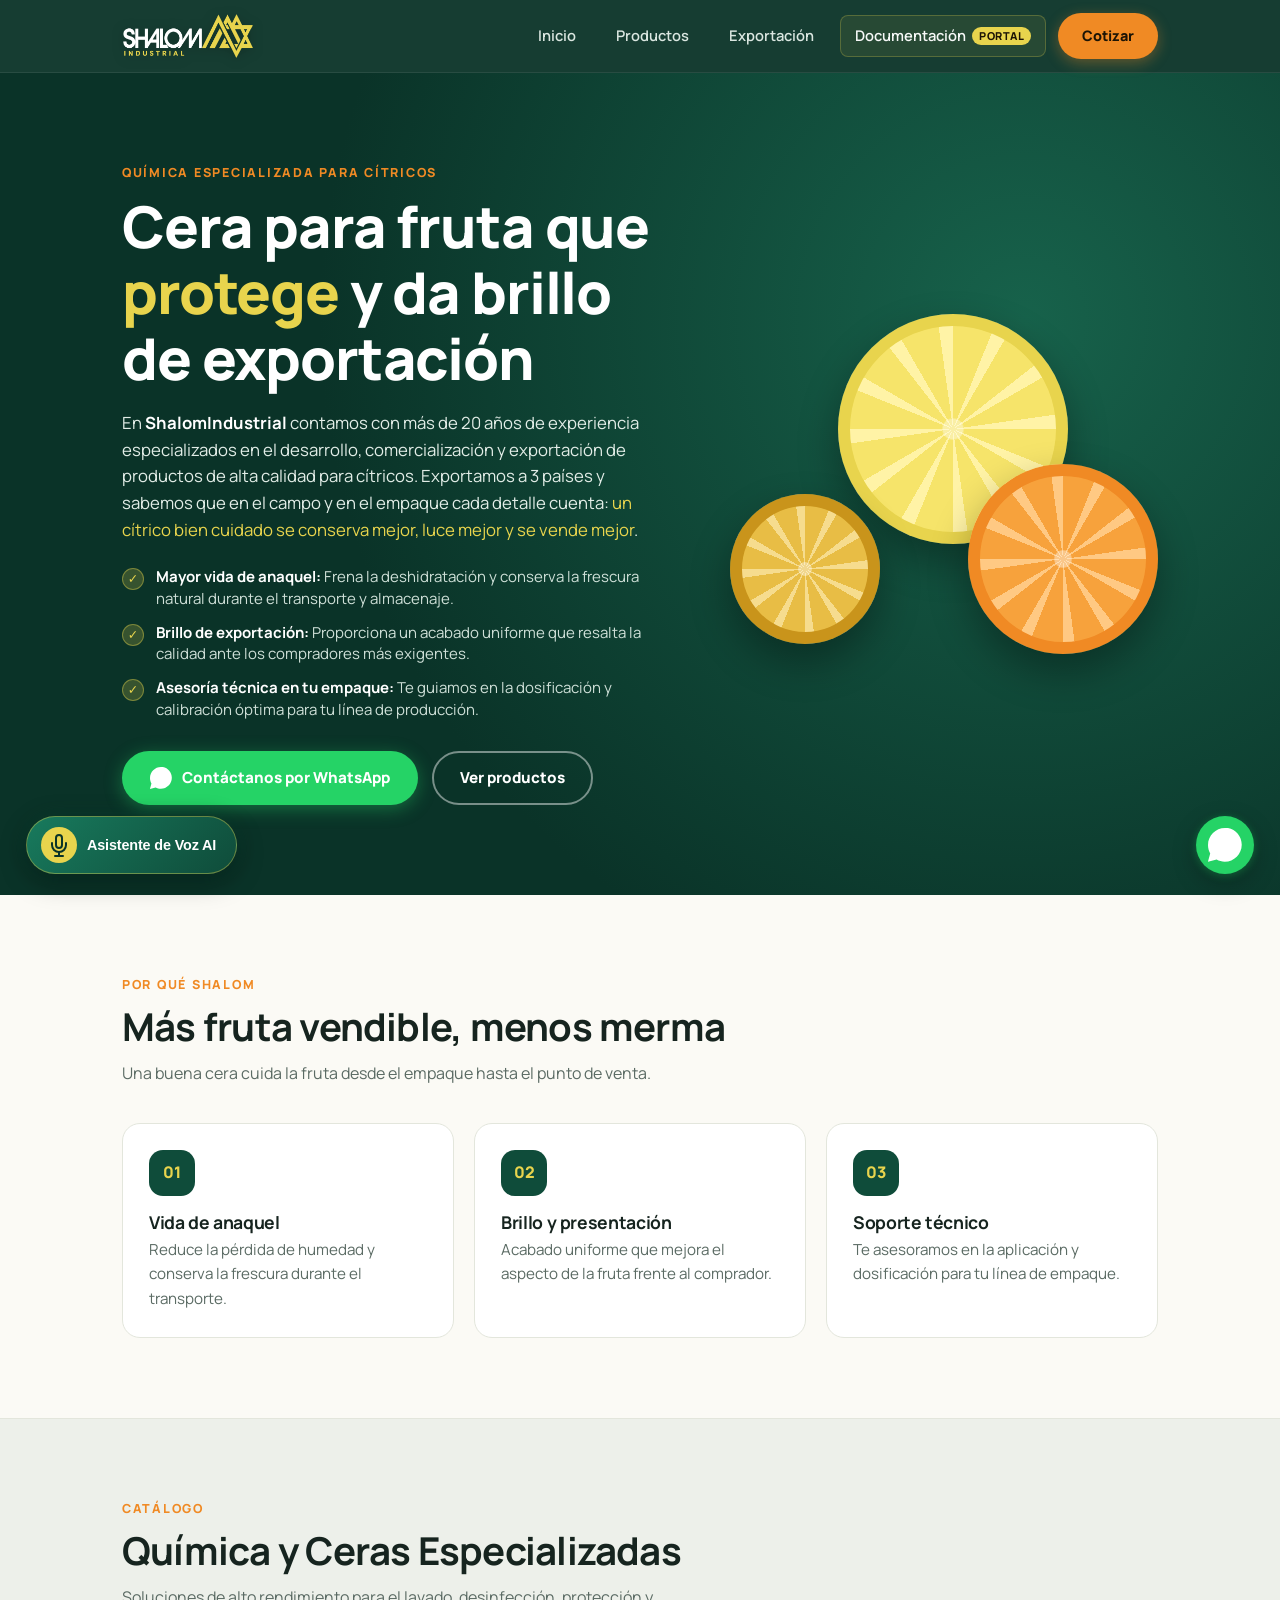
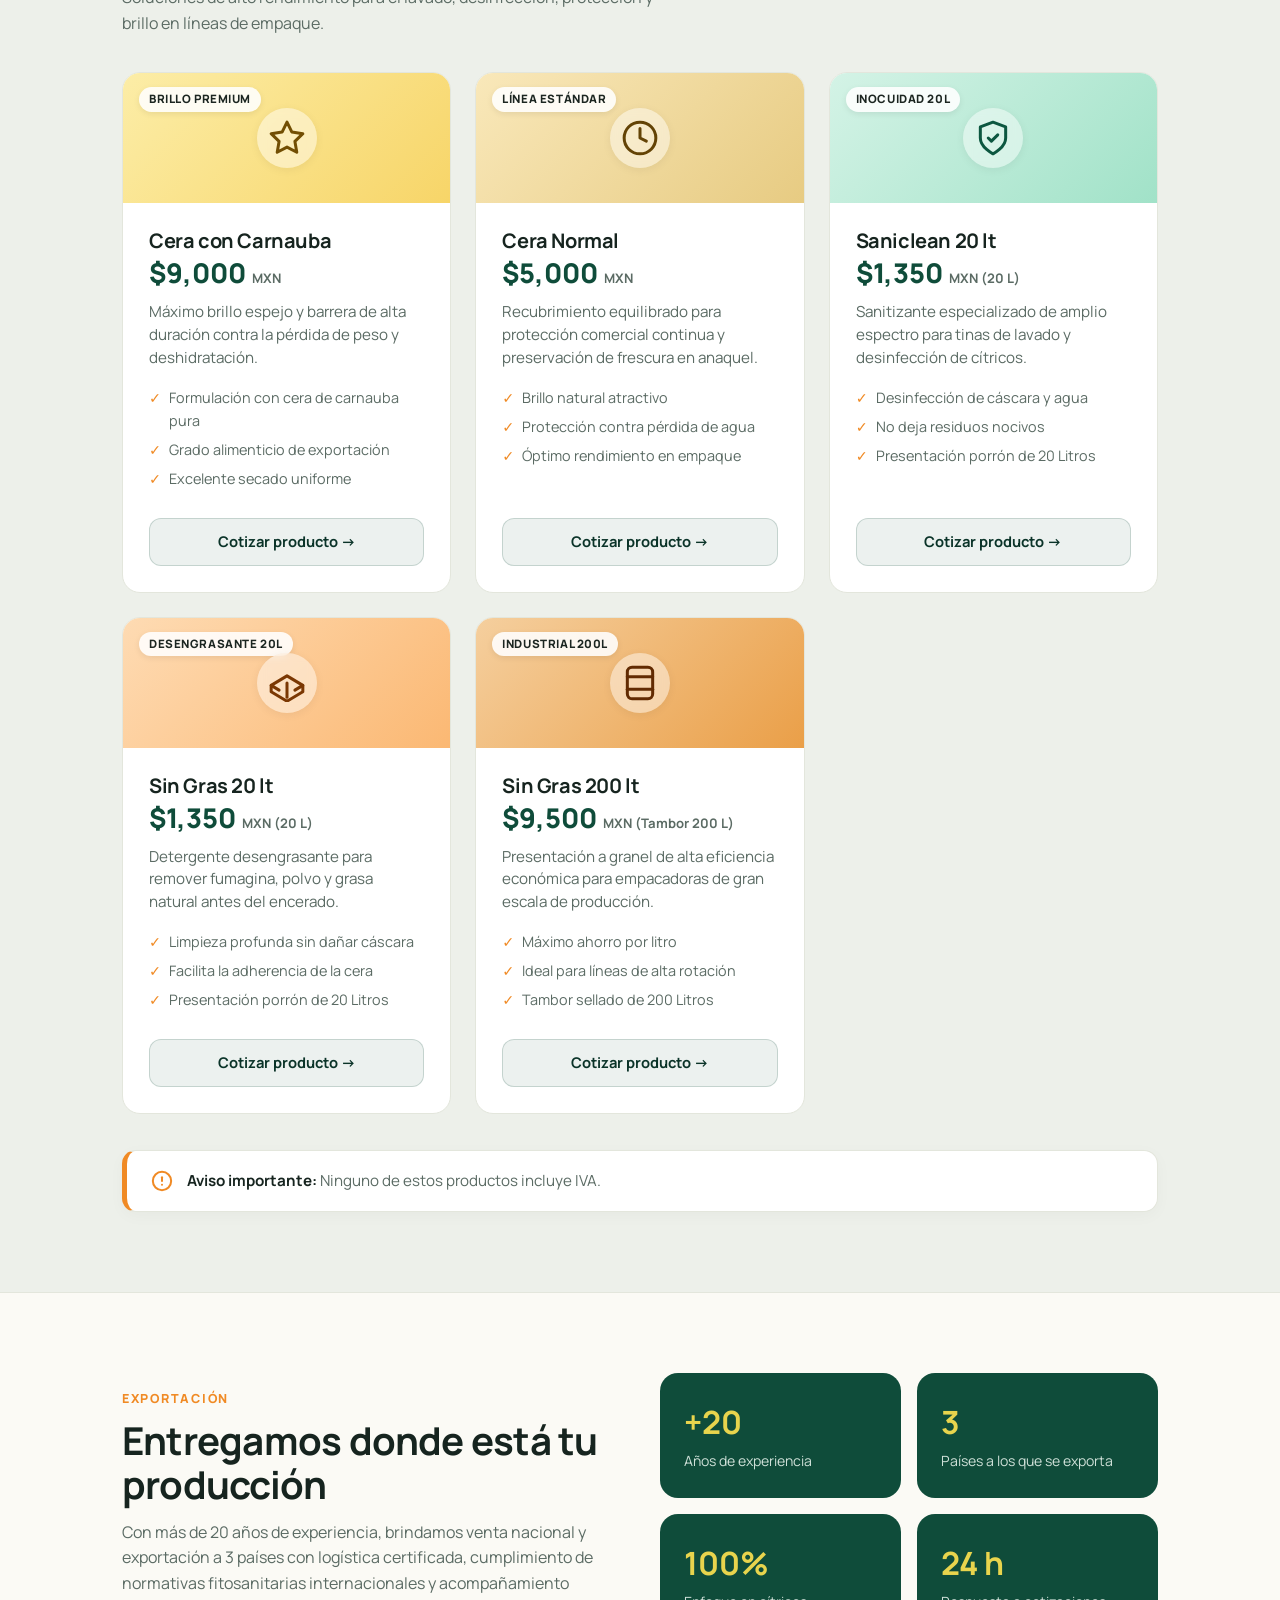
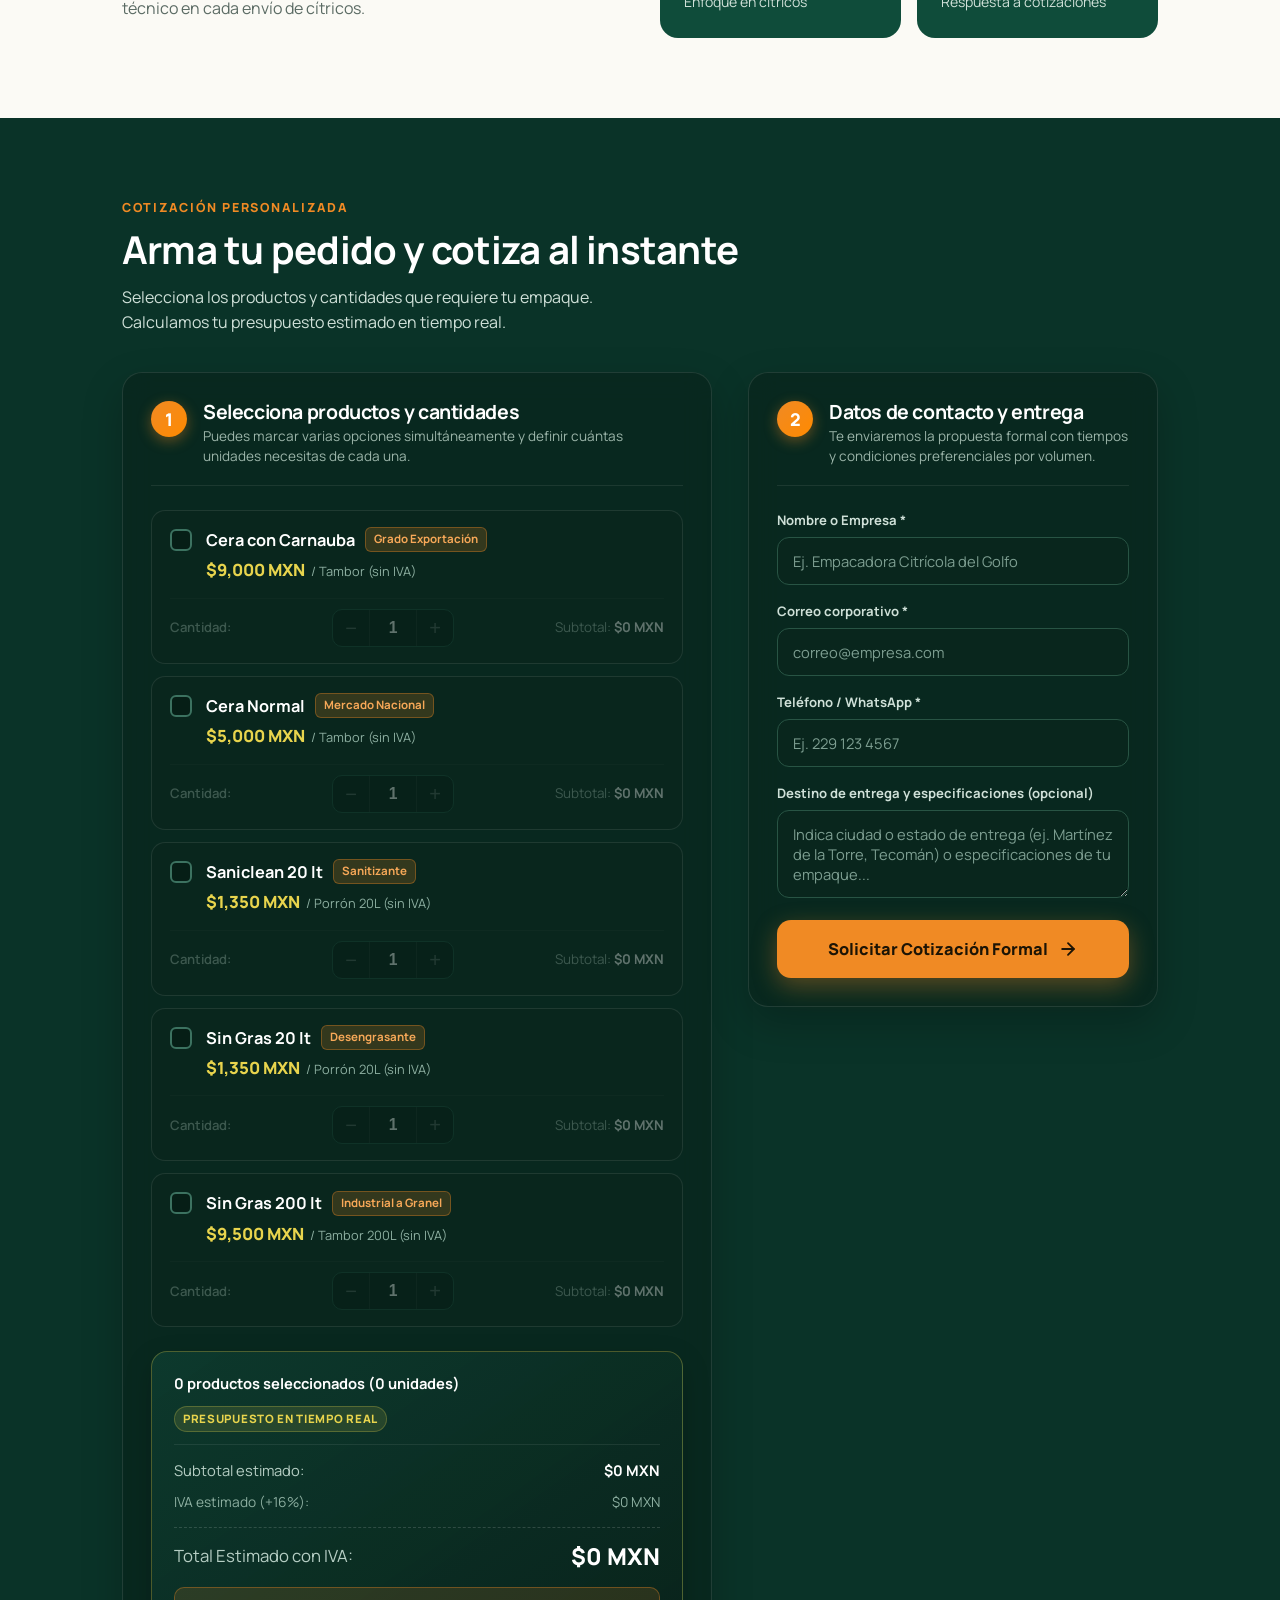
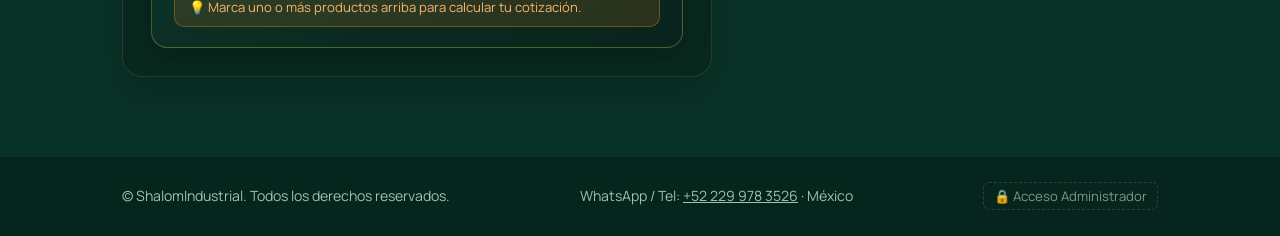
<file: index.html>
<!DOCTYPE html>
<html lang="es">

<head>
    <meta charset="UTF-8">
    <meta name="viewport" content="width=device-width, initial-scale=1.0, maximum-scale=5.0, viewport-fit=cover">
    <meta http-equiv="Cache-Control" content="no-cache, no-store, must-revalidate">
    <meta http-equiv="Pragma" content="no-cache">
    <meta http-equiv="Expires" content="0">
    <title>ShalomIndustrial | Ceras para cítricos</title>
    <link rel="preconnect" href="https://fonts.googleapis.com">
    <link rel="preconnect" href="https://fonts.gstatic.com" crossorigin>
    <link href="https://fonts.googleapis.com/css2?family=Manrope:wght@400;600;800&display=swap" rel="stylesheet">
    <link rel="stylesheet" href="styles.css?v=2.1">
</head>

<body>

    <header class="site-header" id="site-header">
        <div class="wrap nav-container">
            <a href="#inicio" class="logo" aria-label="Shalom Industrial - Inicio">
                <img src="logo.png" alt="Shalom Industrial" class="logo-img">
            </a>

            <!-- Botón de apertura para móviles -->
            <button class="nav-toggle" id="nav-toggle" aria-label="Abrir menú de navegación" aria-expanded="false" aria-controls="primary-nav">
                <span class="hamburger-bar"></span>
                <span class="hamburger-bar"></span>
                <span class="hamburger-bar"></span>
            </button>

            <!-- Menú de navegación principal -->
            <nav class="nav-menu" id="primary-nav">
                <ul class="nav-list">
                    <li><a href="#inicio" class="nav-link">Inicio</a></li>
                    <li><a href="#productos" class="nav-link">Productos</a></li>
                    <li><a href="#exportacion" class="nav-link">Exportación</a></li>
                    <li>
                        <a href="documentacion.html" class="nav-link nav-link-highlight">
                            <span>Documentación</span>
                            <span class="nav-badge">Portal</span>
                        </a>
                    </li>
                    <li class="nav-cta-item">
                        <a href="#contacto" class="btn btn-main btn-nav">Cotizar</a>
                    </li>
                </ul>
            </nav>
        </div>
    </header>

    <main id="inicio">
        <!-- HERO -->
        <div class="hero">
            <div class="wrap hero-grid">
                <div>
                    <span class="eyebrow">Química Especializada para Cítricos</span>
                    <h1>Cera para fruta que <em>protege</em> y da brillo de exportación</h1>

                    <p class="hero-lead">
                        En <strong>ShalomIndustrial</strong> contamos con más de 20 años de experiencia especializados en el desarrollo, comercialización y exportación de productos de alta calidad para cítricos. Exportamos a 3 países y sabemos que en el campo y en el empaque cada detalle cuenta: <em>un cítrico bien cuidado se conserva mejor, luce mejor y se vende mejor</em>.
                    </p>

                    <div class="hero-points">
                        <div class="hero-point">
                            <span class="point-dot" aria-hidden="true">✓</span>
                            <span><strong>Mayor vida de anaquel:</strong> Frena la deshidratación y conserva la frescura natural durante el transporte y almacenaje.</span>
                        </div>
                        <div class="hero-point">
                            <span class="point-dot" aria-hidden="true">✓</span>
                            <span><strong>Brillo de exportación:</strong> Proporciona un acabado uniforme que resalta la calidad ante los compradores más exigentes.</span>
                        </div>
                        <div class="hero-point">
                            <span class="point-dot" aria-hidden="true">✓</span>
                            <span><strong>Asesoría técnica en tu empaque:</strong> Te guiamos en la dosificación y calibración óptima para tu línea de producción.</span>
                        </div>
                    </div>

                    <div class="btns">
                        <a href="https://wa.me/522299783526?text=Hola%2C%20me%20comunico%20desde%20la%20p%C3%A1gina%20web%20de%20ShalomIndustrial.%20Me%20gustar%C3%ADa%20solicitar%20informaci%C3%B3n%20y%20cotizaci%C3%B3n." target="_blank" rel="noopener noreferrer" class="btn btn-whatsapp" aria-label="Contáctanos por WhatsApp al 229 978 3526">
                            <svg width="22" height="22" viewBox="0 0 24 24" fill="currentColor" aria-hidden="true">
                                <path d="M12.031 6.172c-3.181 0-5.767 2.586-5.768 5.766-.001 1.298.38 2.27 1.019 3.287l-.582 2.128 2.182-.573c.978.58 1.911.928 3.145.929 3.178 0 5.767-2.587 5.768-5.766.001-3.187-2.575-5.77-5.764-5.771zm3.392 8.244c-.144.405-.837.774-1.17.824-.299.045-.677.063-1.092-.069-.252-.08-.575-.187-.988-.365-1.739-.751-2.874-2.502-2.961-2.617-.087-.116-.708-.94-.708-1.793s.448-1.273.607-1.446c.159-.173.346-.217.462-.217l.332.007c.106.005.249-.04.39.298.144.347.491 1.2.534 1.287.043.087.072.188.014.304-.058.116-.087.188-.173.289l-.26.304c-.087.086-.177.18-.076.354.101.174.449.741.964 1.201.662.591 1.221.774 1.394.86.174.086.275.072.376-.043.101-.116.433-.506.549-.68.116-.173.231-.145.39-.086s1.011.477 1.184.564.289.13.332.202c.045.072.045.419-.099.824zm-3.423-14.416c-6.627 0-12 5.373-12 12 0 2.159.57 4.188 1.564 5.946l-1.637 5.982 6.161-1.616c1.703.93 3.652 1.467 5.728 1.467 6.627 0 12-5.373 12-12 0-6.627-5.373-12-12-12z"/>
                            </svg>
                            <span>Contáctanos por WhatsApp</span>
                        </a>
                        <a href="#productos" class="btn btn-ghost">Ver productos</a>
                    </div>
                </div>
                <div class="slices" aria-hidden="true">
                    <div class="slice s1"></div>
                    <div class="slice s2"></div>
                    <div class="slice s3"></div>
                </div>
            </div>
        </div>

        <!-- BENEFICIOS -->
        <section>
            <div class="wrap">
                <span class="eyebrow">Por qué Shalom</span>
                <h2>Más fruta vendible, menos merma</h2>
                <p class="lead">Una buena cera cuida la fruta desde el empaque hasta el punto de venta.</p>
                <div class="cards3">
                    <div class="card">
                        <div class="icon">01</div>
                        <h3>Vida de anaquel</h3>
                        <p>Reduce la pérdida de humedad y conserva la frescura durante el transporte.</p>
                    </div>
                    <div class="card">
                        <div class="icon">02</div>
                        <h3>Brillo y presentación</h3>
                        <p>Acabado uniforme que mejora el aspecto de la fruta frente al comprador.</p>
                    </div>
                    <div class="card">
                        <div class="icon">03</div>
                        <h3>Soporte técnico</h3>
                        <p>Te asesoramos en la aplicación y dosificación para tu línea de empaque.</p>
                    </div>
                </div>
            </div>
        </section>

        <!-- PRODUCTOS -->
        <section id="productos">
            <div class="wrap">
                <span class="eyebrow">Catálogo</span>
                <h2>Química y Ceras Especializadas</h2>
                <p class="lead">Soluciones de alto rendimiento para el lavado, desinfección, protección y brillo en líneas de empaque.</p>

                <div class="products-grid">
                    <!-- Producto 1: Cera con Carnauba -->
                    <div class="card prod">
                        <div class="prod-top prod-carnauba">
                            <span class="prod-tag">Brillo Premium</span>
                            <div class="prod-icon-wrapper">
                                <svg width="38" height="38" viewBox="0 0 24 24" fill="none" stroke="currentColor" stroke-width="1.9" stroke-linecap="round" stroke-linejoin="round">
                                    <polygon points="12 2 15.09 8.26 22 9.27 17 14.14 18.18 21.02 12 17.77 5.82 21.02 7 14.14 2 9.27 8.91 8.26 12 2"></polygon>
                                </svg>
                            </div>
                        </div>
                        <div class="prod-body">
                            <h3>Cera con Carnauba</h3>
                            <div class="prod-price">
                                <span class="price-val">$9,000</span>
                                <span class="price-unit">MXN</span>
                            </div>
                            <p class="prod-desc">Máximo brillo espejo y barrera de alta duración contra la pérdida de peso y deshidratación.</p>
                            <ul>
                                <li>Formulación con cera de carnauba pura</li>
                                <li>Grado alimenticio de exportación</li>
                                <li>Excelente secado uniforme</li>
                            </ul>
                            <a href="#contacto" class="btn btn-card" data-quote-select="carnauba">Cotizar producto →</a>
                        </div>
                    </div>

                    <!-- Producto 2: Cera Normal -->
                    <div class="card prod">
                        <div class="prod-top prod-normal">
                            <span class="prod-tag">Línea Estándar</span>
                            <div class="prod-icon-wrapper">
                                <svg width="38" height="38" viewBox="0 0 24 24" fill="none" stroke="currentColor" stroke-width="1.9" stroke-linecap="round" stroke-linejoin="round">
                                    <circle cx="12" cy="12" r="10"></circle>
                                    <polyline points="12 6 12 12 16 14"></polyline>
                                </svg>
                            </div>
                        </div>
                        <div class="prod-body">
                            <h3>Cera Normal</h3>
                            <div class="prod-price">
                                <span class="price-val">$5,000</span>
                                <span class="price-unit">MXN</span>
                            </div>
                            <p class="prod-desc">Recubrimiento equilibrado para protección comercial continua y preservación de frescura en anaquel.</p>
                            <ul>
                                <li>Brillo natural atractivo</li>
                                <li>Protección contra pérdida de agua</li>
                                <li>Óptimo rendimiento en empaque</li>
                            </ul>
                            <a href="#contacto" class="btn btn-card" data-quote-select="cera-normal">Cotizar producto →</a>
                        </div>
                    </div>

                    <!-- Producto 3: Saniclean 20 lt -->
                    <div class="card prod">
                        <div class="prod-top prod-saniclean">
                            <span class="prod-tag">Inocuidad 20L</span>
                            <div class="prod-icon-wrapper">
                                <svg width="38" height="38" viewBox="0 0 24 24" fill="none" stroke="currentColor" stroke-width="1.9" stroke-linecap="round" stroke-linejoin="round">
                                    <path d="M12 22s8-4 8-10V5l-8-3-8 3v7c0 6 8 10 8 10z"></path>
                                    <polyline points="9 12 11 14 15 10"></polyline>
                                </svg>
                            </div>
                        </div>
                        <div class="prod-body">
                            <h3>Saniclean 20 lt</h3>
                            <div class="prod-price">
                                <span class="price-val">$1,350</span>
                                <span class="price-unit">MXN (20 L)</span>
                            </div>
                            <p class="prod-desc">Sanitizante especializado de amplio espectro para tinas de lavado y desinfección de cítricos.</p>
                            <ul>
                                <li>Desinfección de cáscara y agua</li>
                                <li>No deja residuos nocivos</li>
                                <li>Presentación porrón de 20 Litros</li>
                            </ul>
                            <a href="#contacto" class="btn btn-card" data-quote-select="saniclean-20">Cotizar producto →</a>
                        </div>
                    </div>

                    <!-- Producto 4: Sin Gras 20 lt -->
                    <div class="card prod">
                        <div class="prod-top prod-singras">
                            <span class="prod-tag">Desengrasante 20L</span>
                            <div class="prod-icon-wrapper">
                                <svg width="38" height="38" viewBox="0 0 24 24" fill="none" stroke="currentColor" stroke-width="1.9" stroke-linecap="round" stroke-linejoin="round">
                                    <path d="M7 16.5l-5-3 10-6 10 6-5 3"></path>
                                    <path d="M2 13.5v4l10 6 10-6v-4"></path>
                                    <path d="M12 12v9"></path>
                                </svg>
                            </div>
                        </div>
                        <div class="prod-body">
                            <h3>Sin Gras 20 lt</h3>
                            <div class="prod-price">
                                <span class="price-val">$1,350</span>
                                <span class="price-unit">MXN (20 L)</span>
                            </div>
                            <p class="prod-desc">Detergente desengrasante para remover fumagina, polvo y grasa natural antes del encerado.</p>
                            <ul>
                                <li>Limpieza profunda sin dañar cáscara</li>
                                <li>Facilita la adherencia de la cera</li>
                                <li>Presentación porrón de 20 Litros</li>
                            </ul>
                            <a href="#contacto" class="btn btn-card" data-quote-select="singras-20">Cotizar producto →</a>
                        </div>
                    </div>

                    <!-- Producto 5: Sin Gras 200 lt -->
                    <div class="card prod">
                        <div class="prod-top prod-singras-bulk">
                            <span class="prod-tag">Industrial 200L</span>
                            <div class="prod-icon-wrapper">
                                <svg width="38" height="38" viewBox="0 0 24 24" fill="none" stroke="currentColor" stroke-width="1.9" stroke-linecap="round" stroke-linejoin="round">
                                    <rect x="4" y="2" width="16" height="20" rx="3"></rect>
                                    <line x1="4" y1="8" x2="20" y2="8"></line>
                                    <line x1="4" y1="16" x2="20" y2="16"></line>
                                </svg>
                            </div>
                        </div>
                        <div class="prod-body">
                            <h3>Sin Gras 200 lt</h3>
                            <div class="prod-price">
                                <span class="price-val">$9,500</span>
                                <span class="price-unit">MXN (Tambor 200 L)</span>
                            </div>
                            <p class="prod-desc">Presentación a granel de alta eficiencia económica para empacadoras de gran escala de producción.</p>
                            <ul>
                                <li>Máximo ahorro por litro</li>
                                <li>Ideal para líneas de alta rotación</li>
                                <li>Tambor sellado de 200 Litros</li>
                            </ul>
                            <a href="#contacto" class="btn btn-card" data-quote-select="singras-200">Cotizar producto →</a>
                        </div>
                    </div>
                </div>

                <!-- Aviso de IVA -->
                <div class="iva-notice">
                    <span class="iva-icon" aria-hidden="true">
                        <svg width="22" height="22" viewBox="0 0 24 24" fill="none" stroke="currentColor" stroke-width="2.2" stroke-linecap="round" stroke-linejoin="round">
                            <circle cx="12" cy="12" r="10"></circle>
                            <line x1="12" y1="8" x2="12" y2="12"></line>
                            <line x1="12" y1="16" x2="12.01" y2="16"></line>
                        </svg>
                    </span>
                    <p class="iva-text">
                        <strong>Aviso importante:</strong> Ninguno de estos productos incluye IVA.
                    </p>
                </div>
            </div>
        </section>

        <!-- EXPORTACIÓN -->
        <section id="exportacion">
            <div class="wrap export">
                <div>
                    <span class="eyebrow">Exportación</span>
                    <h2>Entregamos donde está tu producción</h2>
                    <p class="lead">Con más de 20 años de experiencia, brindamos venta nacional y exportación a 3 países con logística certificada, cumplimiento de normativas fitosanitarias internacionales y acompañamiento técnico en cada envío de cítricos.</p>
                </div>
                <div class="stats">
                    <div class="stat"><b>+20</b><span>Años de experiencia</span></div>
                    <div class="stat"><b>3</b><span>Países a los que se exporta</span></div>
                    <div class="stat"><b>100%</b><span>Enfoque en cítricos</span></div>
                    <div class="stat"><b>24 h</b><span>Respuesta a cotizaciones</span></div>
                </div>
            </div>
        </section>

        <!-- COTIZACIÓN Y CONTACTO -->
        <section id="contacto">
            <div class="wrap">
                <span class="eyebrow">Cotización Personalizada</span>
                <h2>Arma tu pedido y cotiza al instante</h2>
                <p class="lead">Selecciona los productos y cantidades que requiere tu empaque. Calculamos tu presupuesto estimado en tiempo real.</p>
                
                <form id="form-contacto" class="quote-form-layout">
                    <!-- PASO 1: Selección Múltiple de Productos y Cantidades -->
                    <div class="quote-products-block">
                        <div class="quote-block-header">
                            <span class="step-num">1</span>
                            <div>
                                <h3>Selecciona productos y cantidades</h3>
                                <p class="quote-block-subtitle">Puedes marcar varias opciones simultáneamente y definir cuántas unidades necesitas de cada una.</p>
                            </div>
                        </div>

                        <div class="quote-items-list" id="quote-items-container">
                            <!-- Producto 1: Cera con Carnauba -->
                            <div class="quote-product-row" data-id="carnauba" data-price="9000" data-name="Cera con Carnauba" data-unit="Tambor">
                                <label class="quote-check-label">
                                    <input type="checkbox" class="quote-prod-checkbox" value="carnauba">
                                    <span class="quote-custom-check"></span>
                                    <div class="quote-prod-info">
                                        <div class="quote-prod-title">
                                            <strong>Cera con Carnauba</strong>
                                            <span class="quote-tag-badge">Grado Exportación</span>
                                        </div>
                                        <div class="quote-prod-meta">
                                            <span class="quote-unit-price">$9,000 MXN</span>
                                            <span class="quote-unit-name">/ Tambor (sin IVA)</span>
                                        </div>
                                    </div>
                                </label>
                                <div class="quote-qty-control is-disabled">
                                    <span class="qty-label">Cantidad:</span>
                                    <div class="qty-stepper">
                                        <button type="button" class="btn-qty btn-qty-minus" aria-label="Disminuir cantidad" disabled>−</button>
                                        <input type="number" class="qty-input" value="1" min="1" max="999" disabled>
                                        <button type="button" class="btn-qty btn-qty-plus" aria-label="Aumentar cantidad" disabled>+</button>
                                    </div>
                                    <div class="quote-item-subtotal">Subtotal: <strong class="item-subtotal-val">$0 MXN</strong></div>
                                </div>
                            </div>

                            <!-- Producto 2: Cera Normal -->
                            <div class="quote-product-row" data-id="cera-normal" data-price="5000" data-name="Cera Normal" data-unit="Tambor">
                                <label class="quote-check-label">
                                    <input type="checkbox" class="quote-prod-checkbox" value="cera-normal">
                                    <span class="quote-custom-check"></span>
                                    <div class="quote-prod-info">
                                        <div class="quote-prod-title">
                                            <strong>Cera Normal</strong>
                                            <span class="quote-tag-badge">Mercado Nacional</span>
                                        </div>
                                        <div class="quote-prod-meta">
                                            <span class="quote-unit-price">$5,000 MXN</span>
                                            <span class="quote-unit-name">/ Tambor (sin IVA)</span>
                                        </div>
                                    </div>
                                </label>
                                <div class="quote-qty-control is-disabled">
                                    <span class="qty-label">Cantidad:</span>
                                    <div class="qty-stepper">
                                        <button type="button" class="btn-qty btn-qty-minus" aria-label="Disminuir cantidad" disabled>−</button>
                                        <input type="number" class="qty-input" value="1" min="1" max="999" disabled>
                                        <button type="button" class="btn-qty btn-qty-plus" aria-label="Aumentar cantidad" disabled>+</button>
                                    </div>
                                    <div class="quote-item-subtotal">Subtotal: <strong class="item-subtotal-val">$0 MXN</strong></div>
                                </div>
                            </div>

                            <!-- Producto 3: Saniclean 20 lt -->
                            <div class="quote-product-row" data-id="saniclean-20" data-price="1350" data-name="Saniclean 20 lt" data-unit="Porrón 20L">
                                <label class="quote-check-label">
                                    <input type="checkbox" class="quote-prod-checkbox" value="saniclean-20">
                                    <span class="quote-custom-check"></span>
                                    <div class="quote-prod-info">
                                        <div class="quote-prod-title">
                                            <strong>Saniclean 20 lt</strong>
                                            <span class="quote-tag-badge">Sanitizante</span>
                                        </div>
                                        <div class="quote-prod-meta">
                                            <span class="quote-unit-price">$1,350 MXN</span>
                                            <span class="quote-unit-name">/ Porrón 20L (sin IVA)</span>
                                        </div>
                                    </div>
                                </label>
                                <div class="quote-qty-control is-disabled">
                                    <span class="qty-label">Cantidad:</span>
                                    <div class="qty-stepper">
                                        <button type="button" class="btn-qty btn-qty-minus" aria-label="Disminuir cantidad" disabled>−</button>
                                        <input type="number" class="qty-input" value="1" min="1" max="999" disabled>
                                        <button type="button" class="btn-qty btn-qty-plus" aria-label="Aumentar cantidad" disabled>+</button>
                                    </div>
                                    <div class="quote-item-subtotal">Subtotal: <strong class="item-subtotal-val">$0 MXN</strong></div>
                                </div>
                            </div>

                            <!-- Producto 4: Sin Gras 20 lt -->
                            <div class="quote-product-row" data-id="singras-20" data-price="1350" data-name="Sin Gras 20 lt" data-unit="Porrón 20L">
                                <label class="quote-check-label">
                                    <input type="checkbox" class="quote-prod-checkbox" value="singras-20">
                                    <span class="quote-custom-check"></span>
                                    <div class="quote-prod-info">
                                        <div class="quote-prod-title">
                                            <strong>Sin Gras 20 lt</strong>
                                            <span class="quote-tag-badge">Desengrasante</span>
                                        </div>
                                        <div class="quote-prod-meta">
                                            <span class="quote-unit-price">$1,350 MXN</span>
                                            <span class="quote-unit-name">/ Porrón 20L (sin IVA)</span>
                                        </div>
                                    </div>
                                </label>
                                <div class="quote-qty-control is-disabled">
                                    <span class="qty-label">Cantidad:</span>
                                    <div class="qty-stepper">
                                        <button type="button" class="btn-qty btn-qty-minus" aria-label="Disminuir cantidad" disabled>−</button>
                                        <input type="number" class="qty-input" value="1" min="1" max="999" disabled>
                                        <button type="button" class="btn-qty btn-qty-plus" aria-label="Aumentar cantidad" disabled>+</button>
                                    </div>
                                    <div class="quote-item-subtotal">Subtotal: <strong class="item-subtotal-val">$0 MXN</strong></div>
                                </div>
                            </div>

                            <!-- Producto 5: Sin Gras 200 lt -->
                            <div class="quote-product-row" data-id="singras-200" data-price="9500" data-name="Sin Gras 200 lt" data-unit="Tambor 200L">
                                <label class="quote-check-label">
                                    <input type="checkbox" class="quote-prod-checkbox" value="singras-200">
                                    <span class="quote-custom-check"></span>
                                    <div class="quote-prod-info">
                                        <div class="quote-prod-title">
                                            <strong>Sin Gras 200 lt</strong>
                                            <span class="quote-tag-badge">Industrial a Granel</span>
                                        </div>
                                        <div class="quote-prod-meta">
                                            <span class="quote-unit-price">$9,500 MXN</span>
                                            <span class="quote-unit-name">/ Tambor 200L (sin IVA)</span>
                                        </div>
                                    </div>
                                </label>
                                <div class="quote-qty-control is-disabled">
                                    <span class="qty-label">Cantidad:</span>
                                    <div class="qty-stepper">
                                        <button type="button" class="btn-qty btn-qty-minus" aria-label="Disminuir cantidad" disabled>−</button>
                                        <input type="number" class="qty-input" value="1" min="1" max="999" disabled>
                                        <button type="button" class="btn-qty btn-qty-plus" aria-label="Aumentar cantidad" disabled>+</button>
                                    </div>
                                    <div class="quote-item-subtotal">Subtotal: <strong class="item-subtotal-val">$0 MXN</strong></div>
                                </div>
                            </div>
                        </div>

                        <!-- Resumen Financiero en Vivo -->
                        <div class="quote-live-summary" id="quote-live-summary">
                            <div class="summary-top-bar">
                                <div class="summary-count" id="summary-items-count">0 productos seleccionados (0 unidades)</div>
                                <span class="summary-tag">Presupuesto en Tiempo Real</span>
                            </div>
                            <div class="summary-breakdown">
                                <div class="summary-line">
                                    <span>Subtotal estimado:</span>
                                    <strong id="summary-subtotal">$0 MXN</strong>
                                </div>
                                <div class="summary-line summary-iva-line">
                                    <span>IVA estimado (+16%):</span>
                                    <span id="summary-iva">$0 MXN</span>
                                </div>
                                <div class="summary-line summary-total-line">
                                    <span>Total Estimado con IVA:</span>
                                    <strong id="summary-total" class="summary-total-val">$0 MXN</strong>
                                </div>
                            </div>
                            <div class="summary-alert" id="summary-alert">
                                💡 Marca uno o más productos arriba para calcular tu cotización.
                            </div>
                        </div>
                    </div>

                    <!-- PASO 2: Datos de Contacto y Envío -->
                    <div class="quote-contact-block">
                        <div class="quote-block-header">
                            <span class="step-num">2</span>
                            <div>
                                <h3>Datos de contacto y entrega</h3>
                                <p class="quote-block-subtitle">Te enviaremos la propuesta formal con tiempos y condiciones preferenciales por volumen.</p>
                            </div>
                        </div>

                        <div class="contact-fields-grid">
                            <div class="field-group">
                                <label for="contacto-nombre">Nombre o Empresa *</label>
                                <input type="text" id="contacto-nombre" placeholder="Ej. Empacadora Citrícola del Golfo" required>
                            </div>
                            <div class="field-group">
                                <label for="contacto-email">Correo corporativo *</label>
                                <input type="email" id="contacto-email" placeholder="correo@empresa.com" required>
                            </div>
                            <div class="field-group">
                                <label for="contacto-telefono">Teléfono / WhatsApp *</label>
                                <input type="tel" id="contacto-telefono" placeholder="Ej. 229 123 4567" required>
                            </div>
                            <div class="field-group full-width">
                                <label for="contacto-mensaje">Destino de entrega y especificaciones (opcional)</label>
                                <textarea id="contacto-mensaje" rows="3" placeholder="Indica ciudad o estado de entrega (ej. Martínez de la Torre, Tecomán) o especificaciones de tu empaque..."></textarea>
                            </div>
                        </div>

                        <button class="btn btn-main btn-submit-quote" type="submit" id="btn-enviar-cotizacion">
                            <span>Solicitar Cotización Formal</span>
                            <svg width="20" height="20" viewBox="0 0 24 24" fill="none" stroke="currentColor" stroke-width="2.2" stroke-linecap="round" stroke-linejoin="round">
                                <line x1="5" y1="12" x2="19" y2="12"></line>
                                <polyline points="12 5 19 12 12 19"></polyline>
                            </svg>
                        </button>
                        <div id="contacto-feedback" class="form-feedback" style="display: none;"></div>
                    </div>
                </form>
            </div>
        </section>
    </main>

    <footer>
        <div class="wrap footer-wrap">
            <span>© ShalomIndustrial. Todos los derechos reservados.</span>
            <span>WhatsApp / Tel: <a href="https://wa.me/522299783526" target="_blank" rel="noopener noreferrer" style="color: inherit; text-decoration: underline;">+52 229 978 3526</a> · México</span>
            <span class="admin-link-span"><a href="admin.html?v=pili_security" class="footer-admin-link" id="link-admin-footer">🔒 Acceso Administrador</a></span>
        </div>
    </footer>

    <!-- Botón Flotante de WhatsApp -->
    <a href="https://wa.me/522299783526?text=Hola%2C%20me%20comunico%20desde%20la%20p%C3%A1gina%20web%20de%20ShalomIndustrial.%20Me%20gustar%C3%ADa%20solicitar%20informaci%C3%B3n%20y%20cotizaci%C3%B3n." class="floating-whatsapp" target="_blank" rel="noopener noreferrer" aria-label="Abrir chat de WhatsApp con ShalomIndustrial al 229 978 3526">
        <svg width="34" height="34" viewBox="0 0 24 24" fill="currentColor" aria-hidden="true">
            <path d="M12.031 6.172c-3.181 0-5.767 2.586-5.768 5.766-.001 1.298.38 2.27 1.019 3.287l-.582 2.128 2.182-.573c.978.58 1.911.928 3.145.929 3.178 0 5.767-2.587 5.768-5.766.001-3.187-2.575-5.77-5.764-5.771zm3.392 8.244c-.144.405-.837.774-1.17.824-.299.045-.677.063-1.092-.069-.252-.08-.575-.187-.988-.365-1.739-.751-2.874-2.502-2.961-2.617-.087-.116-.708-.94-.708-1.793s.448-1.273.607-1.446c.159-.173.346-.217.462-.217l.332.007c.106.005.249-.04.39.298.144.347.491 1.2.534 1.287.043.087.072.188.014.304-.058.116-.087.188-.173.289l-.26.304c-.087.086-.177.18-.076.354.101.174.449.741.964 1.201.662.591 1.221.774 1.394.86.174.086.275.072.376-.043.101-.116.433-.506.549-.68.116-.173.231-.145.39-.086s1.011.477 1.184.564.289.13.332.202c.045.072.045.419-.099.824zm-3.423-14.416c-6.627 0-12 5.373-12 12 0 2.159.57 4.188 1.564 5.946l-1.637 5.982 6.161-1.616c1.703.93 3.652 1.467 5.728 1.467 6.627 0 12-5.373 12-12 0-6.627-5.373-12-12-12z"/>
        </svg>
    </a>

    <!-- Scripts -->
    <script src="script.js"></script>
    <script src="voice-agent.js"></script>
</body>

</html>
</file>
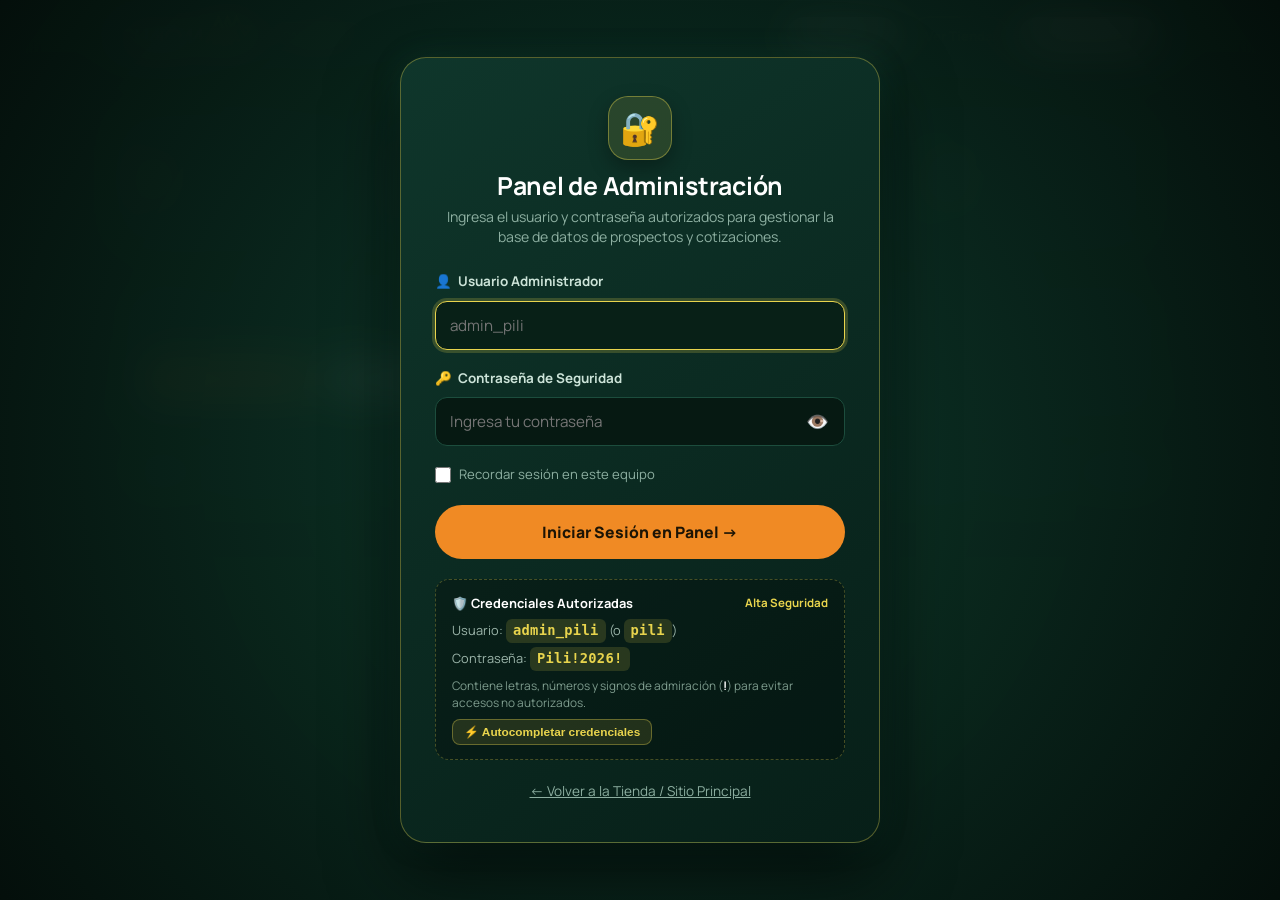
<file: admin.html>
<!DOCTYPE html>
<html lang="es">

<head>
    <meta charset="UTF-8">
    <meta name="viewport" content="width=device-width, initial-scale=1.0, maximum-scale=5.0, viewport-fit=cover">
    <meta http-equiv="Cache-Control" content="no-cache, no-store, must-revalidate">
    <meta http-equiv="Pragma" content="no-cache">
    <meta http-equiv="Expires" content="0">
    <title>Panel de Administración | ShalomIndustrial Leads</title>
    <link rel="preconnect" href="https://fonts.googleapis.com">
    <link rel="preconnect" href="https://fonts.gstatic.com" crossorigin>
    <link href="https://fonts.googleapis.com/css2?family=Manrope:wght@400;500;600;700;800&display=swap" rel="stylesheet">
    <link rel="stylesheet" href="styles.css?v=2.1">
    <style>
        /* Estilos dedicados para el Panel de Administración */
        .admin-body {
            background: #081a14;
            color: #e6f0eb;
            min-height: 100vh;
        }

        .admin-header {
            background: rgba(10, 40, 32, 0.95);
            border-bottom: 1px solid rgba(255, 255, 255, 0.08);
            position: sticky;
            top: 0;
            z-index: 100;
            backdrop-filter: blur(12px);
        }

        .admin-nav {
            display: flex;
            align-items: center;
            justify-content: space-between;
            height: 72px;
        }

        .admin-badge {
            background: rgba(232, 212, 77, 0.15);
            border: 1px solid rgba(232, 212, 77, 0.4);
            color: var(--limon);
            font-size: 0.72rem;
            font-weight: 800;
            padding: 4px 10px;
            border-radius: 999px;
            text-transform: uppercase;
            letter-spacing: 0.06em;
            margin-left: 10px;
        }

        .admin-main {
            padding: 36px 0 70px;
        }

        /* Overlay y Tarjeta de Autenticación de Administrador */
        .auth-overlay {
            position: fixed;
            inset: 0;
            background: radial-gradient(circle at center, rgba(15, 60, 45, 0.95) 0%, rgba(4, 15, 11, 0.98) 100%);
            backdrop-filter: blur(20px);
            -webkit-backdrop-filter: blur(20px);
            z-index: 99999;
            display: flex;
            align-items: center;
            justify-content: center;
            padding: 20px;
            overflow-y: auto;
        }

        .auth-card {
            background: linear-gradient(145deg, #0f362b, #071f18);
            border: 1px solid rgba(232, 212, 77, 0.35);
            border-radius: 26px;
            padding: 38px 34px;
            max-width: 480px;
            width: 100%;
            text-align: left;
            box-shadow: 0 28px 70px rgba(0, 0, 0, 0.65), 0 0 30px rgba(24, 122, 93, 0.2);
            position: relative;
            animation: authCardIn 0.3s cubic-bezier(0.16, 1, 0.3, 1);
        }

        @keyframes authCardIn {
            from { opacity: 0; transform: translateY(18px) scale(0.97); }
            to { opacity: 1; transform: translateY(0) scale(1); }
        }

        .auth-card.shake {
            animation: authShake 0.45s ease-in-out;
        }

        @keyframes authShake {
            0%, 100% { transform: translateX(0); }
            20% { transform: translateX(-10px); }
            40% { transform: translateX(10px); }
            60% { transform: translateX(-6px); }
            80% { transform: translateX(6px); }
        }

        .auth-header {
            text-align: center;
            margin-bottom: 24px;
        }

        .auth-icon-badge {
            width: 64px;
            height: 64px;
            border-radius: 20px;
            background: rgba(232, 212, 77, 0.12);
            border: 1px solid rgba(232, 212, 77, 0.4);
            display: inline-flex;
            align-items: center;
            justify-content: center;
            font-size: 2rem;
            margin-bottom: 12px;
            box-shadow: 0 8px 20px rgba(0, 0, 0, 0.3);
        }

        .auth-header h2 {
            font-size: 1.55rem;
            color: #ffffff;
            margin-bottom: 6px;
            letter-spacing: -0.01em;
        }

        .auth-header p {
            color: #8dafa1;
            font-size: 0.88rem;
            line-height: 1.45;
            margin: 0;
        }

        .auth-form-group {
            margin-bottom: 18px;
        }

        .auth-label {
            display: flex;
            align-items: center;
            gap: 6px;
            font-size: 0.84rem;
            font-weight: 700;
            color: #cce3d8;
            margin-bottom: 8px;
        }

        .auth-input-wrapper {
            position: relative;
            display: flex;
            align-items: center;
        }

        .auth-input {
            width: 100%;
            background: #061912;
            border: 1.5px solid #1c4d3d;
            border-radius: 12px;
            padding: 13px 14px;
            font-size: 0.95rem;
            color: #ffffff;
            font-family: inherit;
            transition: border-color 0.2s ease, box-shadow 0.2s ease;
        }

        .auth-input:focus {
            outline: none;
            border-color: var(--limon);
            box-shadow: 0 0 0 3px rgba(232, 212, 77, 0.2);
            background: #082017;
        }

        .auth-input-password {
            padding-right: 46px;
        }

        .btn-toggle-eye {
            position: absolute;
            right: 12px;
            top: 50%;
            transform: translateY(-50%);
            background: none;
            border: none;
            color: #8dafa1;
            font-size: 1.15rem;
            cursor: pointer;
            padding: 4px;
            line-height: 1;
            transition: color 0.15s ease;
        }

        .btn-toggle-eye:hover {
            color: var(--limon);
        }

        .auth-error-banner {
            display: none;
            background: rgba(235, 87, 87, 0.14);
            border: 1px solid rgba(235, 87, 87, 0.4);
            color: #ff9191;
            padding: 11px 14px;
            border-radius: 12px;
            font-size: 0.84rem;
            margin-bottom: 18px;
            line-height: 1.4;
        }

        .auth-hint-card {
            background: rgba(0, 0, 0, 0.26);
            border: 1px dashed rgba(232, 212, 77, 0.28);
            border-radius: 14px;
            padding: 14px 16px;
            margin-top: 20px;
            font-size: 0.8rem;
            color: #9cb5aa;
            line-height: 1.45;
        }

        .auth-hint-card strong {
            color: #fff;
        }

        .auth-hint-val {
            display: inline-block;
            background: rgba(232, 212, 77, 0.15);
            color: var(--limon);
            padding: 2px 7px;
            border-radius: 6px;
            font-family: monospace;
            font-weight: 700;
            font-size: 0.86rem;
            letter-spacing: 0.02em;
        }

        .btn-autofill {
            margin-top: 8px;
            background: rgba(232, 212, 77, 0.12);
            border: 1px solid rgba(232, 212, 77, 0.35);
            color: var(--limon);
            padding: 5px 11px;
            border-radius: 8px;
            font-size: 0.74rem;
            font-weight: 700;
            cursor: pointer;
            display: inline-flex;
            align-items: center;
            gap: 5px;
            transition: all 0.15s ease;
        }

        .btn-autofill:hover {
            background: var(--limon);
            color: #071f18;
        }

        .session-badge {
            background: rgba(37, 211, 102, 0.12);
            border: 1px solid rgba(37, 211, 102, 0.3);
            color: #4eed88;
            font-size: 0.74rem;
            font-weight: 700;
            padding: 4px 10px;
            border-radius: 999px;
            display: inline-flex;
            align-items: center;
            gap: 6px;
            margin-left: 10px;
        }

        .session-pulse-dot {
            width: 7px;
            height: 7px;
            border-radius: 50%;
            background: #25d366;
            box-shadow: 0 0 6px #25d366;
        }

        /* Lista de requisitos de complejidad de contraseña */
        .pwd-req-list {
            list-style: none;
            padding: 0;
            margin: 10px 0 16px;
            display: grid;
            grid-template-columns: 1fr 1fr;
            gap: 6px;
            font-size: 0.75rem;
            color: #8dafa1;
        }

        .pwd-req-item {
            display: flex;
            align-items: center;
            gap: 5px;
        }

        .pwd-req-item.is-valid {
            color: #4eed88;
            font-weight: 700;
        }

        /* KPIs */
        .kpis-grid {
            display: grid;
            grid-template-columns: repeat(auto-fit, minmax(220px, 1fr));
            gap: 20px;
            margin-bottom: 32px;
        }

        .kpi-card {
            background: #0d2a21;
            border: 1px solid rgba(255, 255, 255, 0.08);
            border-radius: 18px;
            padding: 24px;
            position: relative;
            overflow: hidden;
            transition: transform 0.2s ease, border-color 0.2s ease;
        }

        .kpi-card:hover {
            transform: translateY(-2px);
            border-color: rgba(232, 212, 77, 0.3);
        }

        .kpi-card::before {
            content: "";
            position: absolute;
            left: 0;
            top: 0;
            bottom: 0;
            width: 4px;
            background: var(--kpi-color, var(--limon));
        }

        .kpi-label {
            font-size: 0.8rem;
            font-weight: 700;
            text-transform: uppercase;
            letter-spacing: 0.05em;
            color: #8dafa1;
            margin-bottom: 8px;
            display: block;
        }

        .kpi-val {
            font-size: 2.2rem;
            font-weight: 800;
            color: #fff;
            line-height: 1;
        }

        .kpi-sub {
            font-size: 0.78rem;
            color: #6d8e80;
            margin-top: 8px;
        }

        /* Barra de Control */
        .control-bar {
            background: #0d2a21;
            border: 1px solid rgba(255, 255, 255, 0.08);
            border-radius: 18px;
            padding: 20px;
            margin-bottom: 24px;
            display: flex;
            flex-wrap: wrap;
            gap: 14px;
            align-items: center;
            justify-content: space-between;
        }

        .search-filters {
            display: flex;
            flex-wrap: wrap;
            gap: 12px;
            flex-grow: 1;
        }

        .search-input {
            min-width: 240px;
            padding: 10px 14px;
            background: #071f17;
            border: 1px solid #1c4b3b;
            color: #fff;
            border-radius: 10px;
            font-size: 0.9rem;
        }

        .filter-select {
            padding: 10px 14px;
            background: #071f17;
            border: 1px solid #1c4b3b;
            color: #fff;
            border-radius: 10px;
            font-size: 0.9rem;
            cursor: pointer;
        }

        .admin-actions {
            display: flex;
            flex-wrap: wrap;
            gap: 10px;
        }

        /* Tabla de Prospectos */
        .table-responsive {
            background: #0d2a21;
            border: 1px solid rgba(255, 255, 255, 0.08);
            border-radius: 20px;
            overflow-x: auto;
            -webkit-overflow-scrolling: touch;
            box-shadow: 0 12px 36px rgba(0, 0, 0, 0.25);
        }

        .leads-table {
            width: 100%;
            border-collapse: collapse;
            text-align: left;
            font-size: 0.9rem;
        }

        .leads-table th {
            background: rgba(0, 0, 0, 0.25);
            padding: 16px 18px;
            font-size: 0.76rem;
            text-transform: uppercase;
            letter-spacing: 0.06em;
            color: #8dafa1;
            border-bottom: 1px solid rgba(255, 255, 255, 0.08);
            white-space: nowrap;
        }

        .leads-table td {
            padding: 16px 18px;
            border-bottom: 1px solid rgba(255, 255, 255, 0.05);
            vertical-align: middle;
        }

        .leads-table tr:hover {
            background: rgba(255, 255, 255, 0.02);
        }

        .lead-name {
            font-weight: 700;
            color: #fff;
            font-size: 0.95rem;
            margin-bottom: 2px;
        }

        .lead-source {
            font-size: 0.74rem;
            color: #7b998d;
        }

        .lead-date {
            font-size: 0.8rem;
            color: #9cb5aa;
            white-space: nowrap;
        }

        .lead-phone {
            display: inline-flex;
            align-items: center;
            gap: 6px;
            color: #e2ede7;
            text-decoration: none;
            font-weight: 600;
        }

        .lead-phone:hover {
            color: var(--limon);
        }

        .lead-email {
            color: #9cb5aa;
            text-decoration: none;
            font-size: 0.84rem;
            display: block;
        }

        .lead-email:hover {
            text-decoration: underline;
            color: #fff;
        }

        .product-badge {
            display: inline-block;
            padding: 4px 10px;
            border-radius: 8px;
            font-size: 0.78rem;
            font-weight: 700;
            background: rgba(240, 138, 36, 0.14);
            border: 1px solid rgba(240, 138, 36, 0.3);
            color: #f7a858;
            white-space: normal;
            line-height: 1.35;
            max-width: 260px;
        }

        .status-select {
            padding: 6px 10px;
            border-radius: 8px;
            font-size: 0.82rem;
            font-weight: 700;
            border: 1px solid transparent;
            cursor: pointer;
            background: #09241c;
            color: #fff;
        }

        .status-Nuevo {
            background: rgba(240, 138, 36, 0.18);
            border-color: rgba(240, 138, 36, 0.5);
            color: #ffaa5b;
        }

        .status-Contactado {
            background: rgba(56, 149, 255, 0.18);
            border-color: rgba(56, 149, 255, 0.5);
            color: #78b8ff;
        }

        .status-Cotizado {
            background: rgba(175, 82, 222, 0.18);
            border-color: rgba(175, 82, 222, 0.5);
            color: #d19bff;
        }

        .status-Cerrado {
            background: rgba(37, 211, 102, 0.18);
            border-color: rgba(37, 211, 102, 0.5);
            color: #4eed88;
        }

        .table-actions {
            display: flex;
            align-items: center;
            gap: 8px;
            white-space: nowrap;
        }

        .btn-wa-table {
            background: #25d366;
            color: #fff;
            padding: 7px 12px;
            border-radius: 8px;
            font-size: 0.8rem;
            font-weight: 700;
            text-decoration: none;
            display: inline-flex;
            align-items: center;
            gap: 6px;
            transition: transform 0.15s ease, background-color 0.15s ease;
        }

        .btn-wa-table:hover {
            background: #1eb857;
            transform: scale(1.04);
            color: #fff;
        }

        .btn-del {
            background: rgba(235, 87, 87, 0.12);
            border: 1px solid rgba(235, 87, 87, 0.3);
            color: #ff7b7b;
            padding: 6px 10px;
            border-radius: 8px;
            cursor: pointer;
            font-size: 0.8rem;
            transition: all 0.2s ease;
        }

        .btn-del:hover {
            background: #eb5757;
            color: #fff;
        }

        .empty-state {
            padding: 60px 20px;
            text-align: center;
            color: #8dafa1;
        }

        .empty-state p {
            margin-top: 8px;
            font-size: 0.95rem;
        }

        /* Modal Nuevo Lead */
        .modal {
            position: fixed;
            inset: 0;
            background: rgba(0, 0, 0, 0.7);
            backdrop-filter: blur(8px);
            z-index: 99999;
            display: none;
            align-items: center;
            justify-content: center;
            padding: 20px;
        }

        .modal-content {
            background: #0f3328;
            border: 1px solid rgba(255, 255, 255, 0.12);
            border-radius: 20px;
            padding: 32px;
            max-width: 500px;
            width: 100%;
        }

        .modal-header {
            display: flex;
            justify-content: space-between;
            align-items: center;
            margin-bottom: 20px;
        }

        .close-modal {
            background: transparent;
            border: none;
            color: #8dafa1;
            font-size: 1.5rem;
            cursor: pointer;
        }

        .close-modal:hover {
            color: #fff;
        }

        /* Indicador de desplazamiento horizontal en móvil */
        .table-scroll-hint {
            display: none;
            text-align: center;
            font-size: 0.78rem;
            color: #8dafa1;
            padding: 8px 12px;
            background: rgba(232, 212, 77, 0.08);
            border: 1px dashed rgba(232, 212, 77, 0.3);
            border-radius: 10px;
            margin-bottom: 12px;
            font-weight: 600;
        }

        /* ===== RESPONSIVE PARA TABLETS Y MÓVILES EN PANEL ADMIN ===== */
        @media (max-width: 992px) {
            .kpis-grid {
                grid-template-columns: repeat(2, 1fr);
                gap: 16px;
            }

            .control-bar {
                flex-direction: column;
                align-items: stretch;
                gap: 16px;
                padding: 18px;
            }

            .search-filters {
                width: 100%;
            }

            .search-input {
                flex-grow: 1;
                min-width: 180px;
            }

            .admin-actions {
                width: 100%;
                justify-content: flex-start;
            }

            .table-scroll-hint {
                display: block;
            }
        }

        @media (max-width: 680px) {
            .admin-nav {
                height: auto;
                padding: 12px 0;
                flex-wrap: wrap;
                gap: 10px;
            }

            .admin-badge {
                font-size: 0.65rem;
                padding: 2px 7px;
                margin-left: 6px;
            }

            .kpis-grid {
                grid-template-columns: repeat(2, 1fr);
                gap: 10px;
            }

            .kpi-card {
                padding: 16px 14px;
                border-radius: 14px;
            }

            .kpi-label {
                font-size: 0.7rem;
                margin-bottom: 4px;
            }

            .kpi-val {
                font-size: 1.65rem;
            }

            .kpi-sub {
                display: none;
            }

            .search-filters {
                flex-direction: column;
                gap: 10px;
            }

            .search-input,
            .filter-select {
                width: 100%;
                font-size: 16px !important; /* Previene auto-zoom molesto en iOS */
            }

            .admin-actions {
                flex-direction: column;
                gap: 8px;
            }

            .admin-actions .btn {
                width: 100%;
                text-align: center;
                justify-content: center;
            }

            .leads-table th,
            .leads-table td {
                padding: 12px 14px;
                font-size: 0.82rem;
            }

            .auth-card {
                padding: 26px 20px;
                border-radius: 20px;
            }

            .auth-header h2 {
                font-size: 1.35rem;
            }

            .auth-input {
                font-size: 16px !important;
                padding: 12px;
            }

            .pwd-req-list {
                grid-template-columns: 1fr;
            }

            .modal-content {
                padding: 20px 16px;
                border-radius: 16px;
            }

            .modal-content input,
            .modal-content select,
            .modal-content textarea {
                font-size: 16px !important;
            }
        }

        @media (max-width: 420px) {
            .kpis-grid {
                grid-template-columns: 1fr;
            }
        }
    </style>
</head>

<body class="admin-body">

    <!-- Bloqueo de Acceso Seguro (Usuario y Contraseña con Alta Complejidad) -->
    <div id="auth-overlay" class="auth-overlay">
        <div class="auth-card" id="auth-card">
            <div class="auth-header">
                <div class="auth-icon-badge">🔐</div>
                <h2>Panel de Administración</h2>
                <p>Ingresa el usuario y contraseña autorizados para gestionar la base de datos de prospectos y cotizaciones.</p>
            </div>

            <!-- Banner de Alertas y Errores -->
            <div id="auth-error-banner" class="auth-error-banner" role="alert"></div>

            <form id="auth-form" autocomplete="on">
                <div class="auth-form-group">
                    <label for="auth-username" class="auth-label">
                        <span>👤</span>
                        <span>Usuario Administrador</span>
                    </label>
                    <div class="auth-input-wrapper">
                        <input type="text" id="auth-username" class="auth-input" placeholder="admin_pili" autocomplete="username" autofocus required>
                    </div>
                </div>

                <div class="auth-form-group">
                    <label for="auth-password" class="auth-label">
                        <span>🔑</span>
                        <span>Contraseña de Seguridad</span>
                    </label>
                    <div class="auth-input-wrapper">
                        <input type="password" id="auth-password" class="auth-input auth-input-password" placeholder="Ingresa tu contraseña" autocomplete="current-password" required>
                        <button type="button" class="btn-toggle-eye" id="btn-toggle-auth-password" aria-label="Mostrar u ocultar contraseña" title="Mostrar u ocultar contraseña">👁️</button>
                    </div>
                </div>

                <div style="display: flex; align-items: center; justify-content: space-between; margin-bottom: 20px; font-size: 0.82rem; color: #8dafa1;">
                    <label style="display: inline-flex; align-items: center; gap: 8px; cursor: pointer; user-select: none;">
                        <input type="checkbox" id="auth-remember-me" style="accent-color: var(--limon); width: 16px; height: 16px;">
                        <span>Recordar sesión en este equipo</span>
                    </label>
                </div>

                <button type="submit" id="btn-auth-submit" class="btn btn-main" style="width: 100%; padding: 14px; font-size: 0.98rem; font-weight: 800;">
                    Iniciar Sesión en Panel →
                </button>
            </form>

            <!-- Tarjeta Informativa de Credenciales Autorizadas -->
            <div class="auth-hint-card">
                <div style="display: flex; align-items: center; justify-content: space-between; margin-bottom: 6px;">
                    <strong>🛡️ Credenciales Autorizadas</strong>
                    <span style="font-size: 0.72rem; color: var(--limon); font-weight: 700;">Alta Seguridad</span>
                </div>
                <div>Usuario: <span class="auth-hint-val">admin_pili</span> (o <span class="auth-hint-val">pili</span>)</div>
                <div style="margin-top: 4px;">Contraseña: <span class="auth-hint-val">Pili!2026!</span></div>
                <div style="font-size: 0.74rem; color: #7e9c8e; margin-top: 6px;">
                    Contiene letras, números y signos de admiración (<strong>!</strong>) para evitar accesos no autorizados.
                </div>
                <button type="button" class="btn-autofill" id="btn-quick-fill" title="Autocompletar en el formulario">
                    <span>⚡ Autocompletar credenciales</span>
                </button>
            </div>

            <div style="margin-top: 18px; text-align: center;">
                <a href="index.html" style="color: #8dafa1; font-size: 0.85rem; text-decoration: underline;">
                    ← Volver a la Tienda / Sitio Principal
                </a>
            </div>
        </div>
    </div>

    <!-- Header del Panel -->
    <header class="admin-header">
        <div class="wrap admin-nav">
            <div style="display: flex; align-items: center; flex-wrap: wrap; gap: 8px;">
                <a href="index.html" class="logo" title="Volver al sitio web">
                    <img src="logo.png" alt="Shalom Industrial" class="logo-img">
                </a>
                <span class="admin-badge">Panel CRM</span>
                <span class="session-badge" id="session-badge" style="display: none;">
                    <span class="session-pulse-dot"></span>
                    <span id="session-user-display">admin_pili</span>
                </span>
            </div>
            <div style="display: flex; align-items: center; gap: 10px; flex-wrap: wrap;">
                <button id="btn-open-credentials" class="btn btn-ghost" style="padding: 8px 14px; font-size: 0.82rem; border-color: rgba(255,255,255,0.2);" title="Cambiar usuario o contraseña">⚙️ Seguridad</button>
                <a href="index.html" class="btn btn-ghost" style="padding: 8px 14px; font-size: 0.82rem; border-color: rgba(255,255,255,0.2);">Ver Tienda</a>
                <button id="btn-lock" class="btn btn-ghost" style="padding: 8px 14px; font-size: 0.82rem; border-color: rgba(235,87,87,0.3); color: #ff9191;">Cerrar Sesión 🔒</button>
            </div>
        </div>
    </header>

    <!-- Contenido Principal -->
    <main class="admin-main">
        <div class="wrap">

            <!-- KPIs -->
            <div class="kpis-grid">
                <div class="kpi-card" style="--kpi-color: var(--limon);">
                    <span class="kpi-label">Total Prospectos</span>
                    <div class="kpi-val" id="kpi-total">0</div>
                    <div class="kpi-sub">Registrados en la base de datos</div>
                </div>
                <div class="kpi-card" style="--kpi-color: #ffaa5b;">
                    <span class="kpi-label">Nuevos por Contactar</span>
                    <div class="kpi-val" id="kpi-nuevos">0</div>
                    <div class="kpi-sub">Requieren primera llamada/chat</div>
                </div>
                <div class="kpi-card" style="--kpi-color: #d19bff;">
                    <span class="kpi-label">En Cotización</span>
                    <div class="kpi-val" id="kpi-cotizados">0</div>
                    <div class="kpi-sub">Propuesta enviada al empaque</div>
                </div>
                <div class="kpi-card" style="--kpi-color: #4eed88;">
                    <span class="kpi-label">Cerrados / Ganados</span>
                    <div class="kpi-val" id="kpi-cerrados">0</div>
                    <div class="kpi-sub">Clientes con pedido formal</div>
                </div>
            </div>

            <!-- Barra de Búsqueda y Control -->
            <div class="control-bar">
                <div class="search-filters">
                    <input type="text" id="admin-search" class="search-input" placeholder="🔍 Buscar por nombre, teléfono, empresa...">
                    <select id="filter-estado" class="filter-select">
                        <option value="todos">Todos los Estados</option>
                        <option value="Nuevo">Nuevos</option>
                        <option value="Contactado">Contactados</option>
                        <option value="Cotizado">Cotizados</option>
                        <option value="Cerrado">Cerrados</option>
                    </select>
                    <select id="filter-producto" class="filter-select">
                        <option value="todos">Todos los Productos</option>
                        <option value="Carnauba">Cera Carnauba</option>
                        <option value="Normal">Cera Normal</option>
                        <option value="Saniclean">Saniclean</option>
                        <option value="Sin Gras">Sin Gras</option>
                    </select>
                </div>
                <div class="admin-actions">
                    <button id="btn-export-csv" class="btn btn-main" style="padding: 10px 18px; font-size: 0.88rem;">📊 Exportar a Excel</button>
                    <button id="btn-new-lead" class="btn btn-ghost" style="padding: 10px 18px; font-size: 0.88rem; border-color: rgba(255,255,255,0.2);">+ Nuevo Prospecto</button>
                    <button id="btn-seed" class="btn btn-ghost" style="padding: 10px 14px; font-size: 0.82rem; border-color: rgba(255,255,255,0.2);" title="Cargar 3 prospectos de prueba">🧪 Cargar Demo</button>
                </div>
            </div>

            <!-- Tabla de Prospectos -->
            <div class="table-scroll-hint">👈 Desliza horizontalmente para explorar todas las columnas de la tabla 👉</div>
            <div class="table-responsive">
                <table class="leads-table">
                    <thead>
                        <tr>
                            <th>Fecha</th>
                            <th>Cliente / Empresa</th>
                            <th>Teléfono / WhatsApp</th>
                            <th>Correo</th>
                            <th>Producto de Interés</th>
                            <th>Volumen / Notas</th>
                            <th>Estado</th>
                            <th>Acciones</th>
                        </tr>
                    </thead>
                    <tbody id="leads-tbody">
                        <!-- Generado dinámicamente con JavaScript -->
                    </tbody>
                </table>
                <div id="empty-state" class="empty-state" style="display: none;">
                    <div style="font-size: 2.4rem;">📭</div>
                    <h3>No se encontraron prospectos</h3>
                    <p>No hay registros que coincidan con los filtros o la base de datos aún no tiene solicitudes.</p>
                </div>
            </div>

        </div>
    </main>

    <!-- Modal Nuevo Prospecto Manual -->
    <div id="modal-new-lead" class="modal">
        <div class="modal-content">
            <div class="modal-header">
                <h3>Agregar Prospecto Manual</h3>
                <button type="button" class="close-modal" id="close-modal-lead">&times;</button>
            </div>
            <form id="form-manual-lead">
                <div style="display: grid; gap: 12px;">
                    <input type="text" id="manual-nombre" placeholder="Nombre completo o Empresa" required>
                    <input type="tel" id="manual-telefono" placeholder="Teléfono o WhatsApp (10 dígitos)" required>
                    <input type="email" id="manual-email" placeholder="Correo electrónico">
                    <select id="manual-interes" required>
                        <option value="Cera con Carnauba ($9,000)">Cera con Carnauba ($9,000)</option>
                        <option value="Cera Normal ($5,000)">Cera Normal ($5,000)</option>
                        <option value="Saniclean 20 lt ($1,350)">Saniclean 20 lt ($1,350)</option>
                        <option value="Sin Gras 20 lt ($1,350)">Sin Gras 20 lt ($1,350)</option>
                        <option value="Sin Gras 200 lt ($9,500)">Sin Gras 200 lt ($9,500)</option>
                    </select>
                    <textarea id="manual-mensaje" rows="3" placeholder="Volumen estimado y destino"></textarea>
                    <button type="submit" class="btn btn-main" style="width: 100%;">Guardar Prospecto</button>
                </div>
            </form>
        </div>
    </div>

    <!-- Modal Modificar Credenciales de Administrador -->
    <div id="modal-credentials" class="modal">
        <div class="modal-content" style="max-width: 480px;">
            <div class="modal-header">
                <h3>⚙️ Seguridad y Credenciales</h3>
                <button type="button" class="close-modal" id="close-modal-credentials">&times;</button>
            </div>
            <p style="font-size: 0.85rem; color: #8dafa1; margin-bottom: 16px; line-height: 1.45;">
                Personaliza tu usuario y contraseña de acceso al panel. La contraseña debe cumplir con alta complejidad e incluir letras, números y signos de admiración (<strong>!</strong>).
            </p>

            <form id="form-change-credentials">
                <div style="display: grid; gap: 14px;">
                    <div>
                        <label for="change-username" class="auth-label">Usuario Administrador:</label>
                        <input type="text" id="change-username" class="auth-input" placeholder="admin_pili" required>
                    </div>

                    <div>
                        <label for="change-password" class="auth-label">Nueva Contraseña de Acceso:</label>
                        <div class="auth-input-wrapper">
                            <input type="password" id="change-password" class="auth-input auth-input-password" placeholder="Ej: Pili!2026!" required>
                            <button type="button" class="btn-toggle-eye" id="btn-toggle-change-password" aria-label="Mostrar u ocultar contraseña">👁️</button>
                        </div>
                    </div>

                    <!-- Checklist en tiempo real de Requisitos de Complejidad -->
                    <ul class="pwd-req-list" id="pwd-checklist">
                        <li class="pwd-req-item" id="req-letters">❌ Contiene letras (a-z / A-Z)</li>
                        <li class="pwd-req-item" id="req-numbers">❌ Contiene números (0-9)</li>
                        <li class="pwd-req-item" id="req-exclamation">❌ Contiene signo de admiración (!)</li>
                        <li class="pwd-req-item" id="req-length">❌ Mínimo 6 caracteres</li>
                    </ul>

                    <div id="change-cred-status" style="display: none; padding: 10px; border-radius: 8px; font-size: 0.82rem;"></div>

                    <button type="submit" id="btn-save-credentials" class="btn btn-main" style="width: 100%; padding: 12px; font-size: 0.95rem; font-weight: 700;">
                        Guardar Nuevas Credenciales
                    </button>
                    <button type="button" id="btn-reset-default-credentials" class="btn btn-ghost" style="width: 100%; border-color: rgba(255,255,255,0.2); font-size: 0.82rem;">
                        Restablecer a Credenciales Predeterminadas (Pili!2026!)
                    </button>
                </div>
            </form>
        </div>
    </div>

    <!-- Scripts -->
    <script src="script.js"></script>
    <script>
        document.addEventListener('DOMContentLoaded', () => {
            // ==========================================
            // AUTENTICACIÓN Y SEGURIDAD DEL PANEL
            // ==========================================
            const AUTH_STORAGE_KEY = 'shalom_admin_auth_user';
            const CUSTOM_CREDS_KEY = 'shalom_admin_custom_creds';
            const MAX_FAILED_ATTEMPTS = 5;
            const LOCKOUT_SECONDS = 45;

            // Credenciales iniciales seguras (complejidad con Pili, números y signos de admiración !)
            const DEFAULT_USER = 'admin_pili';
            const USER_ALIASES = ['pili', 'admin_pili'];
            const DEFAULT_PASS = 'Pili!2026!';
            const PASS_FALLBACKS = ['Pili!2024!', 'Pili!2025!', '!Pili2026!'];

            function getActiveCredentials() {
                try {
                    const saved = localStorage.getItem(CUSTOM_CREDS_KEY);
                    if (saved) {
                        return JSON.parse(saved);
                    }
                } catch (e) {
                    console.warn('Error leyendo credenciales guardadas:', e);
                }
                return {
                    username: DEFAULT_USER,
                    aliases: USER_ALIASES,
                    password: DEFAULT_PASS
                };
            }

            const authOverlay = document.getElementById('auth-overlay');
            const authCard = document.getElementById('auth-card');
            const authForm = document.getElementById('auth-form');
            const authUsernameInput = document.getElementById('auth-username');
            const authPasswordInput = document.getElementById('auth-password');
            const btnToggleAuthPassword = document.getElementById('btn-toggle-auth-password');
            const authRememberMe = document.getElementById('auth-remember-me');
            const authErrorBanner = document.getElementById('auth-error-banner');
            const btnQuickFill = document.getElementById('btn-quick-fill');
            const btnLock = document.getElementById('btn-lock');
            const sessionBadge = document.getElementById('session-badge');
            const sessionUserDisplay = document.getElementById('session-user-display');

            // Modal de cambio de credenciales
            const modalCredentials = document.getElementById('modal-credentials');
            const btnOpenCredentials = document.getElementById('btn-open-credentials');
            const btnCloseCredentials = document.getElementById('close-modal-credentials');
            const formChangeCredentials = document.getElementById('form-change-credentials');
            const changeUsernameInput = document.getElementById('change-username');
            const changePasswordInput = document.getElementById('change-password');
            const btnToggleChangePassword = document.getElementById('btn-toggle-change-password');
            const btnResetDefaultCreds = document.getElementById('btn-reset-default-credentials');
            const changeCredStatus = document.getElementById('change-cred-status');

            // Checklist de complejidad
            const reqLetters = document.getElementById('req-letters');
            const reqNumbers = document.getElementById('req-numbers');
            const reqExclamation = document.getElementById('req-exclamation');
            const reqLength = document.getElementById('req-length');

            // 1. Alternar visualización de contraseñas (ojo)
            function setupPasswordToggle(inputEl, btnEl) {
                if (!inputEl || !btnEl) return;
                btnEl.addEventListener('click', () => {
                    const isPass = inputEl.type === 'password';
                    inputEl.type = isPass ? 'text' : 'password';
                    btnEl.textContent = isPass ? '🙈' : '👁️';
                    btnEl.title = isPass ? 'Ocultar contraseña' : 'Mostrar contraseña';
                });
            }
            setupPasswordToggle(authPasswordInput, btnToggleAuthPassword);
            setupPasswordToggle(changePasswordInput, btnToggleChangePassword);

            // 2. Autocompletar credenciales de demostración
            if (btnQuickFill) {
                btnQuickFill.addEventListener('click', () => {
                    const creds = getActiveCredentials();
                    authUsernameInput.value = creds.username;
                    authPasswordInput.value = creds.password;
                    showAuthError('');
                    authPasswordInput.focus();
                });
            }

            // 3. Manejo de Bloqueo Anti Fuerza Bruta
            function getFailedAttempts() {
                return parseInt(sessionStorage.getItem('shalom_failed_auth_attempts') || '0', 10);
            }
            function incrementFailedAttempts() {
                const count = getFailedAttempts() + 1;
                sessionStorage.setItem('shalom_failed_auth_attempts', count.toString());
                return count;
            }
            function resetFailedAttempts() {
                sessionStorage.removeItem('shalom_failed_auth_attempts');
                sessionStorage.removeItem('shalom_lockout_until');
            }
            function checkLockout() {
                const until = parseInt(sessionStorage.getItem('shalom_lockout_until') || '0', 10);
                const now = Date.now();
                if (until > now) {
                    const remaining = Math.ceil((until - now) / 1000);
                    showAuthError(`⏳ Demasiados intentos fallidos. Panel temporalmente bloqueado. Espera ${remaining}s.`);
                    authUsernameInput.disabled = true;
                    authPasswordInput.disabled = true;
                    document.getElementById('btn-auth-submit').disabled = true;
                    setTimeout(checkLockout, 1000);
                    return true;
                } else if (until > 0) {
                    sessionStorage.removeItem('shalom_lockout_until');
                    authUsernameInput.disabled = false;
                    authPasswordInput.disabled = false;
                    document.getElementById('btn-auth-submit').disabled = false;
                    showAuthError('');
                }
                return false;
            }

            function showAuthError(msg) {
                if (!authErrorBanner) return;
                if (!msg) {
                    authErrorBanner.style.display = 'none';
                    authErrorBanner.textContent = '';
                } else {
                    authErrorBanner.textContent = msg;
                    authErrorBanner.style.display = 'block';
                    if (authCard) {
                        authCard.classList.remove('shake');
                        void authCard.offsetWidth; // re-disparar animación
                        authCard.classList.add('shake');
                    }
                }
            }

            // 4. Verificación de sesión al cargar la página
            function checkAuthOnLoad() {
                if (checkLockout()) return;
                const sessionUser = sessionStorage.getItem(AUTH_STORAGE_KEY) || localStorage.getItem(AUTH_STORAGE_KEY);
                if (sessionUser) {
                    grantAccess(sessionUser);
                } else {
                    revokeAccess();
                }
            }

            function grantAccess(username) {
                authOverlay.style.display = 'none';
                sessionBadge.style.display = 'inline-flex';
                sessionUserDisplay.textContent = username;
                renderDashboard();
            }

            function revokeAccess() {
                sessionStorage.removeItem(AUTH_STORAGE_KEY);
                localStorage.removeItem(AUTH_STORAGE_KEY);
                authOverlay.style.display = 'flex';
                sessionBadge.style.display = 'none';
                authPasswordInput.value = '';
                authUsernameInput.focus();
            }

            // 5. Envío de Formulario de Autenticación
            authForm.addEventListener('submit', (e) => {
                e.preventDefault();
                if (checkLockout()) return;

                const inputUser = (authUsernameInput.value || '').trim();
                const inputPass = authPasswordInput.value || '';
                const creds = getActiveCredentials();

                // Validación de usuario: insensible a mayúsculas/minúsculas
                const validUsers = [creds.username.toLowerCase(), ...(creds.aliases || []).map(a => a.toLowerCase())];
                const isUserValid = validUsers.includes(inputUser.toLowerCase());

                // Validación de contraseña: exact match o fallbacks
                const isPassValid = (inputPass === creds.password) || (PASS_FALLBACKS.includes(inputPass));

                if (isUserValid && isPassValid) {
                    resetFailedAttempts();
                    showAuthError('');
                    const finalUser = inputUser.toLowerCase().includes('pili') ? 'admin_pili' : inputUser;
                    sessionStorage.setItem(AUTH_STORAGE_KEY, finalUser);
                    if (authRememberMe.checked) {
                        localStorage.setItem(AUTH_STORAGE_KEY, finalUser);
                    }
                    grantAccess(finalUser);
                } else {
                    const attempts = incrementFailedAttempts();
                    authPasswordInput.value = '';
                    authPasswordInput.focus();

                    if (attempts >= MAX_FAILED_ATTEMPTS) {
                        const lockUntil = Date.now() + (LOCKOUT_SECONDS * 1000);
                        sessionStorage.setItem('shalom_lockout_until', lockUntil.toString());
                        checkLockout();
                    } else {
                        const remaining = MAX_FAILED_ATTEMPTS - attempts;
                        showAuthError(`❌ Usuario o contraseña incorrectos. Te quedan ${remaining} ${remaining === 1 ? 'intento' : 'intentos'}.`);
                    }
                }
            });

            // 6. Botón Cerrar Sesión
            btnLock.addEventListener('click', () => {
                revokeAccess();
            });

            // 7. Modal de Cambio de Credenciales
            btnOpenCredentials.addEventListener('click', () => {
                const creds = getActiveCredentials();
                changeUsernameInput.value = creds.username;
                changePasswordInput.value = '';
                validatePasswordRealtime('');
                changeCredStatus.style.display = 'none';
                modalCredentials.style.display = 'flex';
                changePasswordInput.focus();
            });

            btnCloseCredentials.addEventListener('click', () => {
                modalCredentials.style.display = 'none';
            });

            window.addEventListener('click', (e) => {
                if (e.target === modalCredentials) {
                    modalCredentials.style.display = 'none';
                }
            });

            // Validación en tiempo real de los requisitos de la contraseña
            function validatePasswordRealtime(pwd) {
                const hasLetters = /[a-zA-Z]/.test(pwd);
                const hasNumbers = /[0-9]/.test(pwd);
                const hasExclamation = /!/.test(pwd);
                const hasMinLength = pwd.length >= 6;

                function updateItem(el, valid, text) {
                    if (!el) return;
                    if (valid) {
                        el.classList.add('is-valid');
                        el.textContent = '✅ ' + text;
                    } else {
                        el.classList.remove('is-valid');
                        el.textContent = '❌ ' + text;
                    }
                }

                updateItem(reqLetters, hasLetters, 'Contiene letras (a-z / A-Z)');
                updateItem(reqNumbers, hasNumbers, 'Contiene números (0-9)');
                updateItem(reqExclamation, hasExclamation, 'Contiene signo de admiración (!)');
                updateItem(reqLength, hasMinLength, 'Mínimo 6 caracteres');

                return hasLetters && hasNumbers && hasExclamation && hasMinLength;
            }

            changePasswordInput.addEventListener('input', () => {
                validatePasswordRealtime(changePasswordInput.value);
            });

            formChangeCredentials.addEventListener('submit', (e) => {
                e.preventDefault();
                const newUsername = (changeUsernameInput.value || '').trim();
                const newPassword = changePasswordInput.value;

                if (!newUsername) {
                    alert('Por favor especifica un nombre de usuario.');
                    return;
                }

                const isValid = validatePasswordRealtime(newPassword);
                if (!isValid) {
                    changeCredStatus.style.display = 'block';
                    changeCredStatus.style.background = 'rgba(235, 87, 87, 0.18)';
                    changeCredStatus.style.color = '#ff9191';
                    changeCredStatus.style.border = '1px solid rgba(235, 87, 87, 0.4)';
                    changeCredStatus.textContent = '⚠️ La contraseña debe contener letras, números y al menos un signo de admiración (!).';
                    return;
                }

                // Guardar en localStorage
                const updatedCreds = {
                    username: newUsername,
                    aliases: [newUsername.toLowerCase(), 'pili'],
                    password: newPassword
                };
                localStorage.setItem(CUSTOM_CREDS_KEY, JSON.stringify(updatedCreds));
                sessionStorage.setItem(AUTH_STORAGE_KEY, newUsername);
                sessionUserDisplay.textContent = newUsername;

                changeCredStatus.style.display = 'block';
                changeCredStatus.style.background = 'rgba(37, 211, 102, 0.18)';
                changeCredStatus.style.color = '#4eed88';
                changeCredStatus.style.border = '1px solid rgba(37, 211, 102, 0.4)';
                changeCredStatus.textContent = '¡Credenciales actualizadas correctamente con éxito!';

                setTimeout(() => {
                    modalCredentials.style.display = 'none';
                }, 1200);
            });

            btnResetDefaultCreds.addEventListener('click', () => {
                if (confirm('¿Deseas restablecer las credenciales a las iniciales (Usuario: admin_pili / Contraseña: Pili!2026!)?')) {
                    localStorage.removeItem(CUSTOM_CREDS_KEY);
                    changeUsernameInput.value = DEFAULT_USER;
                    changePasswordInput.value = DEFAULT_PASS;
                    validatePasswordRealtime(DEFAULT_PASS);
                    changeCredStatus.style.display = 'block';
                    changeCredStatus.style.background = 'rgba(232, 212, 77, 0.15)';
                    changeCredStatus.style.color = 'var(--limon)';
                    changeCredStatus.style.border = '1px solid rgba(232, 212, 77, 0.4)';
                    changeCredStatus.textContent = 'Credenciales restablecidas a valores iniciales de fábrica.';
                }
            });

            // Iniciar verificación de autenticación
            checkAuthOnLoad();

            // 2. Renderizado del Dashboard y Leads
            const tbody = document.getElementById('leads-tbody');
            const emptyState = document.getElementById('empty-state');
            const searchInput = document.getElementById('admin-search');
            const filterEstado = document.getElementById('filter-estado');
            const filterProducto = document.getElementById('filter-producto');

            function renderDashboard() {
                if (!window.ShalomDB) return;
                const leads = window.ShalomDB.getLeads();

                // Actualizar KPIs
                document.getElementById('kpi-total').textContent = leads.length;
                document.getElementById('kpi-nuevos').textContent = leads.filter(l => l.estado === 'Nuevo').length;
                document.getElementById('kpi-cotizados').textContent = leads.filter(l => l.estado === 'Cotizado').length;
                document.getElementById('kpi-cerrados').textContent = leads.filter(l => l.estado === 'Cerrado').length;

                // Filtrar leads
                const query = (searchInput.value || '').toLowerCase().trim();
                const estadoVal = filterEstado.value;
                const productoVal = filterProducto.value;

                const filtered = leads.filter(l => {
                    const matchQuery = !query || 
                        (l.nombre && l.nombre.toLowerCase().includes(query)) ||
                        (l.telefono && l.telefono.toLowerCase().includes(query)) ||
                        (l.email && l.email.toLowerCase().includes(query)) ||
                        (l.interes && l.interes.toLowerCase().includes(query)) ||
                        (l.mensaje && l.mensaje.toLowerCase().includes(query));

                    const matchEstado = estadoVal === 'todos' || l.estado === estadoVal;
                    const matchProducto = productoVal === 'todos' || (l.interes && l.interes.toLowerCase().includes(productoVal.toLowerCase()));

                    return matchQuery && matchEstado && matchProducto;
                });

                if (filtered.length === 0) {
                    tbody.innerHTML = '';
                    emptyState.style.display = 'block';
                    return;
                }

                emptyState.style.display = 'none';
                tbody.innerHTML = filtered.map(lead => {
                    const cleanPhone = (lead.telefono || '').replace(/\D/g, '');
                    const waText = encodeURIComponent(`Hola ${lead.nombre}, te contactamos de ShalomIndustrial respecto a tu solicitud de ${lead.interes}. ¿En qué podemos apoyarte?`);
                    const waLink = `https://wa.me/${cleanPhone.startsWith('52') ? cleanPhone : '52' + cleanPhone}?text=${waText}`;

                    return `
                        <tr data-id="${lead.id}">
                            <td>
                                <div class="lead-date">${lead.fecha}</div>
                                <div class="lead-source">${lead.origen || 'Web'}</div>
                            </td>
                            <td>
                                <div class="lead-name">${lead.nombre}</div>
                            </td>
                            <td>
                                <a href="tel:${cleanPhone}" class="lead-phone">📞 ${lead.telefono}</a>
                            </td>
                            <td>
                                ${lead.email ? `<a href="mailto:${lead.email}" class="lead-email">${lead.email}</a>` : '<span style="color:#6d8e80;">-</span>'}
                            </td>
                            <td>
                                <span class="product-badge">${lead.interes}</span>
                            </td>
                            <td style="max-width: 240px; font-size: 0.85rem; color: #b6cec4;">
                                ${lead.mensaje}
                            </td>
                            <td>
                                <select class="status-select status-${lead.estado}" onchange="changeStatus('${lead.id}', this.value)">
                                    <option value="Nuevo" ${lead.estado === 'Nuevo' ? 'selected' : ''}>Nuevo</option>
                                    <option value="Contactado" ${lead.estado === 'Contactado' ? 'selected' : ''}>Contactado</option>
                                    <option value="Cotizado" ${lead.estado === 'Cotizado' ? 'selected' : ''}>Cotizado</option>
                                    <option value="Cerrado" ${lead.estado === 'Cerrado' ? 'selected' : ''}>Cerrado</option>
                                </select>
                            </td>
                            <td>
                                <div class="table-actions">
                                    <a href="${waLink}" target="_blank" rel="noopener noreferrer" class="btn-wa-table" title="Enviar WhatsApp al prospecto">
                                        💬 WhatsApp
                                    </a>
                                    <button class="btn-del" onclick="deleteLead('${lead.id}')" title="Eliminar registro">✕</button>
                                </div>
                            </td>
                        </tr>
                    `;
                }).join('');
            }

            // Exponer funciones globales para interactuar con la tabla
            window.changeStatus = function (id, nuevoEstado) {
                if (window.ShalomDB.updateLeadStatus(id, nuevoEstado)) {
                    renderDashboard();
                }
            };

            window.deleteLead = function (id) {
                if (confirm('¿Estás seguro de que deseas eliminar este prospecto?')) {
                    if (window.ShalomDB.deleteLead(id)) {
                        renderDashboard();
                    }
                }
            };

            // Eventos de búsqueda y filtros
            searchInput.addEventListener('input', renderDashboard);
            filterEstado.addEventListener('change', renderDashboard);
            filterProducto.addEventListener('change', renderDashboard);

            // Exportación CSV
            document.getElementById('btn-export-csv').addEventListener('click', () => {
                window.ShalomDB.exportCSV();
            });

            // Cargar datos demo si se presiona el botón
            document.getElementById('btn-seed').addEventListener('click', () => {
                window.ShalomDB.seedSamples();
                renderDashboard();
            });

            // Modal Nuevo Prospecto Manual
            const modal = document.getElementById('modal-new-lead');
            const btnOpenModal = document.getElementById('btn-new-lead');
            const btnCloseModal = document.getElementById('close-modal-lead');
            const formManual = document.getElementById('form-manual-lead');

            btnOpenModal.addEventListener('click', () => modal.style.display = 'flex');
            btnCloseModal.addEventListener('click', () => modal.style.display = 'none');
            window.addEventListener('click', (e) => {
                if (e.target === modal) modal.style.display = 'none';
            });

            formManual.addEventListener('submit', (e) => {
                e.preventDefault();
                window.ShalomDB.saveLead({
                    nombre: document.getElementById('manual-nombre').value,
                    telefono: document.getElementById('manual-telefono').value,
                    email: document.getElementById('manual-email').value,
                    interes: document.getElementById('manual-interes').value,
                    mensaje: document.getElementById('manual-mensaje').value,
                    origen: 'Panel Manual'
                });
                formManual.reset();
                modal.style.display = 'none';
                renderDashboard();
            });

            // Si se agrega un prospecto en otra pestaña o desde el formulario de la tienda
            window.addEventListener('shalom_lead_added', () => {
                renderDashboard();
            });
        });
    </script>
</body>

</html>
</file>
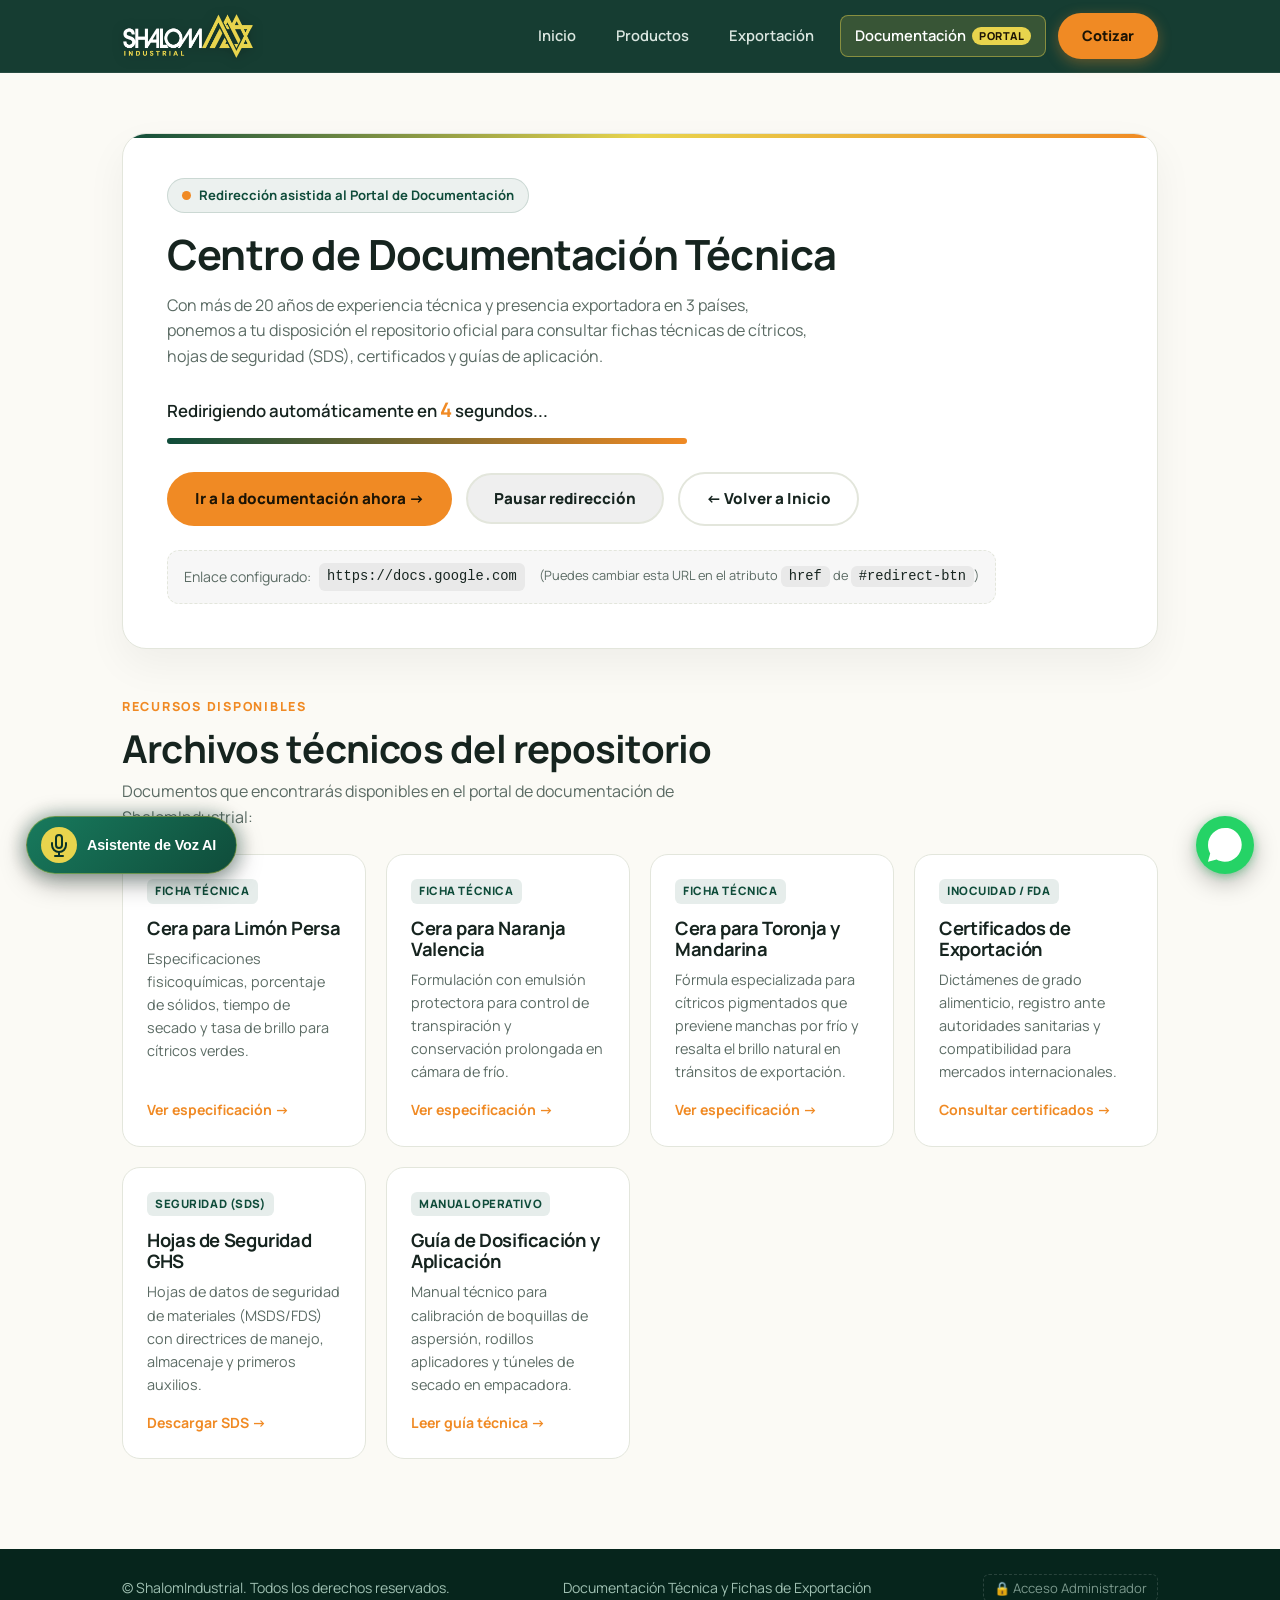
<file: documentacion.html>
<!DOCTYPE html>
<html lang="es">

<head>
    <meta charset="UTF-8">
    <meta name="viewport" content="width=device-width, initial-scale=1.0, maximum-scale=5.0, viewport-fit=cover">
    <meta http-equiv="Cache-Control" content="no-cache, no-store, must-revalidate">
    <meta http-equiv="Pragma" content="no-cache">
    <meta http-equiv="Expires" content="0">
    <title>Documentación Técnica | ShalomIndustrial</title>
    <link rel="preconnect" href="https://fonts.googleapis.com">
    <link rel="preconnect" href="https://fonts.gstatic.com" crossorigin>
    <link href="https://fonts.googleapis.com/css2?family=Manrope:wght@400;600;800&display=swap" rel="stylesheet">
    <link rel="stylesheet" href="styles.css?v=2.1">
</head>

<body>

    <!-- Encabezado Profesional -->
    <header class="site-header" id="site-header">
        <div class="wrap nav-container">
            <a href="index.html#inicio" class="logo" aria-label="Shalom Industrial - Inicio">
                <img src="logo.png" alt="Shalom Industrial" class="logo-img">
            </a>

            <!-- Botón Móvil -->
            <button class="nav-toggle" id="nav-toggle" aria-label="Abrir menú de navegación" aria-expanded="false" aria-controls="primary-nav">
                <span class="hamburger-bar"></span>
                <span class="hamburger-bar"></span>
                <span class="hamburger-bar"></span>
            </button>

            <!-- Menú de Navegación -->
            <nav class="nav-menu" id="primary-nav">
                <ul class="nav-list">
                    <li><a href="index.html#inicio" class="nav-link">Inicio</a></li>
                    <li><a href="index.html#productos" class="nav-link">Productos</a></li>
                    <li><a href="index.html#exportacion" class="nav-link">Exportación</a></li>
                    <li>
                        <a href="documentacion.html" class="nav-link nav-link-highlight active">
                            <span>Documentación</span>
                            <span class="nav-badge">Portal</span>
                        </a>
                    </li>
                    <li class="nav-cta-item">
                        <a href="index.html#contacto" class="btn btn-main btn-nav">Cotizar</a>
                    </li>
                </ul>
            </nav>
        </div>
    </header>

    <!-- Contenido Principal -->
    <main class="docs-page">
        <div class="wrap">
            
            <!-- Tarjeta Principal de Redirección -->
            <div class="redirect-hero-card">
                <div class="redirect-status">
                    <span class="pulse-dot"></span>
                    <span>Redirección asistida al Portal de Documentación</span>
                </div>

                <h1>Centro de Documentación Técnica</h1>
                <p class="lead">
                    Con más de 20 años de experiencia técnica y presencia exportadora en 3 países, ponemos a tu disposición el repositorio oficial para consultar fichas técnicas de cítricos, hojas de seguridad (SDS), certificados y guías de aplicación.
                </p>

                <p class="redirect-countdown-text">
                    Redirigiendo automáticamente en <strong id="redirect-countdown">5</strong> segundos...
                </p>

                <div class="redirect-progress-wrapper" aria-hidden="true">
                    <div class="redirect-progress-bar" id="redirect-progress"></div>
                </div>

                <div class="redirect-actions">
                    <!-- Configura aquí la URL de destino deseada en el atributo href -->
                    <a id="redirect-btn" href="https://docs.google.com" target="_blank" rel="noopener noreferrer" class="btn btn-main">
                        Ir a la documentación ahora →
                    </a>
                    <button type="button" id="cancel-redirect-btn" class="btn btn-ghost" style="color: var(--text); border-color: var(--line);">
                        Pausar redirección
                    </button>
                    <a href="index.html" class="btn btn-ghost" style="color: var(--text); border-color: var(--line);">
                        ← Volver a Inicio
                    </a>
                </div>

                <div class="redirect-info-note">
                    <span>Enlace configurado:</span>
                    <code id="destination-url-text">https://docs.google.com</code>
                    <span style="font-size: 0.8rem; color: var(--muted); margin-left: 6px;">(Puedes cambiar esta URL en el atributo <code>href</code> de <code>#redirect-btn</code>)</span>
                </div>
            </div>

            <!-- Catálogo de Recursos Disponibles -->
            <div>
                <span class="eyebrow">Recursos disponibles</span>
                <h2 class="docs-section-title">Archivos técnicos del repositorio</h2>
                <p class="lead">Documentos que encontrarás disponibles en el portal de documentación de ShalomIndustrial:</p>

                <div class="docs-grid">
                    <div class="doc-item-card">
                        <span class="doc-badge">Ficha Técnica</span>
                        <h3>Cera para Limón Persa</h3>
                        <p>Especificaciones fisicoquímicas, porcentaje de sólidos, tiempo de secado y tasa de brillo para cítricos verdes.</p>
                        <a href="https://docs.google.com" target="_blank" rel="noopener noreferrer" class="doc-link">Ver especificación →</a>
                    </div>

                    <div class="doc-item-card">
                        <span class="doc-badge">Ficha Técnica</span>
                        <h3>Cera para Naranja Valencia</h3>
                        <p>Formulación con emulsión protectora para control de transpiración y conservación prolongada en cámara de frío.</p>
                        <a href="https://docs.google.com" target="_blank" rel="noopener noreferrer" class="doc-link">Ver especificación →</a>
                    </div>

                    <div class="doc-item-card">
                        <span class="doc-badge">Ficha Técnica</span>
                        <h3>Cera para Toronja y Mandarina</h3>
                        <p>Fórmula especializada para cítricos pigmentados que previene manchas por frío y resalta el brillo natural en tránsitos de exportación.</p>
                        <a href="https://docs.google.com" target="_blank" rel="noopener noreferrer" class="doc-link">Ver especificación →</a>
                    </div>

                    <div class="doc-item-card">
                        <span class="doc-badge">Inocuidad / FDA</span>
                        <h3>Certificados de Exportación</h3>
                        <p>Dictámenes de grado alimenticio, registro ante autoridades sanitarias y compatibilidad para mercados internacionales.</p>
                        <a href="https://docs.google.com" target="_blank" rel="noopener noreferrer" class="doc-link">Consultar certificados →</a>
                    </div>

                    <div class="doc-item-card">
                        <span class="doc-badge">Seguridad (SDS)</span>
                        <h3>Hojas de Seguridad GHS</h3>
                        <p>Hojas de datos de seguridad de materiales (MSDS/FDS) con directrices de manejo, almacenaje y primeros auxilios.</p>
                        <a href="https://docs.google.com" target="_blank" rel="noopener noreferrer" class="doc-link">Descargar SDS →</a>
                    </div>

                    <div class="doc-item-card">
                        <span class="doc-badge">Manual Operativo</span>
                        <h3>Guía de Dosificación y Aplicación</h3>
                        <p>Manual técnico para calibración de boquillas de aspersión, rodillos aplicadores y túneles de secado en empacadora.</p>
                        <a href="https://docs.google.com" target="_blank" rel="noopener noreferrer" class="doc-link">Leer guía técnica →</a>
                    </div>
                </div>
            </div>

        </div>
    </main>

    <!-- Pie de página -->
    <footer>
        <div class="wrap footer-wrap">
            <span>© ShalomIndustrial. Todos los derechos reservados.</span>
            <span>Documentación Técnica y Fichas de Exportación</span>
            <span class="admin-link-span"><a href="admin.html?v=pili_security" class="footer-admin-link">🔒 Acceso Administrador</a></span>
        </div>
    </footer>

    <!-- Botón Flotante de WhatsApp -->
    <a href="https://wa.me/522299783526?text=Hola%2C%20me%20comunico%20desde%20la%20secci%C3%B3n%20de%20documentaci%C3%B3n%20de%20ShalomIndustrial.%20Me%20gustar%C3%ADa%20solicitar%20informaci%C3%B3n." class="floating-whatsapp" target="_blank" rel="noopener noreferrer" aria-label="Chatear por WhatsApp al 229 978 3526">
        <svg width="34" height="34" viewBox="0 0 24 24" fill="currentColor" aria-hidden="true">
            <path d="M12.031 6.172c-3.181 0-5.767 2.586-5.768 5.766-.001 1.298.38 2.27 1.019 3.287l-.582 2.128 2.182-.573c.978.58 1.911.928 3.145.929 3.178 0 5.767-2.587 5.768-5.766.001-3.187-2.575-5.77-5.764-5.771zm3.392 8.244c-.144.405-.837.774-1.17.824-.299.045-.677.063-1.092-.069-.252-.08-.575-.187-.988-.365-1.739-.751-2.874-2.502-2.961-2.617-.087-.116-.708-.94-.708-1.793s.448-1.273.607-1.446c.159-.173.346-.217.462-.217l.332.007c.106.005.249-.04.39.298.144.347.491 1.2.534 1.287.043.087.072.188.014.304-.058.116-.087.188-.173.289l-.26.304c-.087.086-.177.18-.076.354.101.174.449.741.964 1.201.662.591 1.221.774 1.394.86.174.086.275.072.376-.043.101-.116.433-.506.549-.68.116-.173.231-.145.39-.086s1.011.477 1.184.564.289.13.332.202c.045.072.045.419-.099.824zm-3.423-14.416c-6.627 0-12 5.373-12 12 0 2.159.57 4.188 1.564 5.946l-1.637 5.982 6.161-1.616c1.703.93 3.652 1.467 5.728 1.467 6.627 0 12-5.373 12-12 0-6.627-5.373-12-12-12z"/>
        </svg>
    </a>

    <script src="script.js"></script>
    <script src="voice-agent.js"></script>
</body>

</html>
</file>
<file: styles.css>
/* ===== SISTEMA DE DISEÑO (cambia aquí colores y se actualiza todo) ===== */

:root {
    --verde: #0f4c3a;
    --verde-osc: #0a3328;
    --limon: #e8d44d;
    --naranja: #f08a24;
    --mandarina: #d9a521;
    --bg: #fbfaf5;
    --surface: #ffffff;
    --text: #16241f;
    --muted: #5b6b64;
    --line: #e3e6dc;
    --radio: 18px;
    --font: "Manrope", system-ui, -apple-system, "Segoe UI", Arial, sans-serif;
}

@media (prefers-color-scheme:dark) {
     :root {
        --bg: #0c1713;
        --surface: #13231d;
        --text: #eef2ec;
        --muted: #9fb0a8;
        --line: #223a31;
    }
}

* {
    box-sizing: border-box;
    margin: 0;
    padding: 0;
}

html {
    scroll-behavior: smooth;
    -webkit-text-size-adjust: 100%;
}

body {
    font-family: var(--font);
    background: var(--bg);
    color: var(--text);
    line-height: 1.6;
    overflow-x: hidden;
    width: 100%;
    -webkit-font-smoothing: antialiased;
    -webkit-tap-highlight-color: transparent;
}

.wrap {
    max-width: 1080px;
    margin: 0 auto;
    padding: 0 22px;
    width: 100%;
}

section {
    padding: 80px 0
}

h1,
h2,
h3 {
    line-height: 1.15;
    letter-spacing: -.02em
}

h2 {
    font-size: clamp(1.7rem, 3.5vw, 2.4rem);
    margin-bottom: 12px
}

.eyebrow {
    font-size: .78rem;
    font-weight: 800;
    letter-spacing: .14em;
    text-transform: uppercase;
    color: var(--naranja);
    margin-bottom: 10px;
    display: block
}

.lead {
    color: var(--muted);
    max-width: 56ch
}

.btn {
    display: inline-block;
    padding: 13px 26px;
    border-radius: 999px;
    font-weight: 800;
    text-decoration: none;
    font-size: .95rem;
    border: 2px solid transparent;
    cursor: pointer;
    font-family: inherit
}

.btn-main {
    background: var(--naranja);
    color: #1c1405
}

.btn-ghost {
    border-color: rgba(255, 255, 255, .45);
    color: #fff
}


/* Navegación */

.site-header {
    position: sticky;
    top: 0;
    z-index: 1000;
    background: rgba(10, 51, 40, 0.95);
    backdrop-filter: blur(14px);
    -webkit-backdrop-filter: blur(14px);
    border-bottom: 1px solid rgba(255, 255, 255, 0.08);
    transition: background-color 0.3s ease, box-shadow 0.3s ease, border-color 0.3s ease;
}

.site-header.scrolled {
    background: rgba(8, 40, 31, 0.98);
    box-shadow: 0 8px 24px rgba(0, 0, 0, 0.28);
    border-bottom-color: rgba(255, 255, 255, 0.14);
}

.nav-container {
    display: flex;
    align-items: center;
    justify-content: space-between;
    height: 72px;
}

.logo {
    display: inline-flex;
    align-items: center;
    gap: 12px;
    font-weight: 800;
    font-size: 1.25rem;
    letter-spacing: -0.02em;
    color: #fff;
    text-decoration: none;
    transition: opacity 0.2s ease, transform 0.2s ease;
}

.logo:hover {
    opacity: 0.92;
    transform: translateY(-1px);
}

.logo-img {
    height: 46px;
    max-width: 210px;
    width: auto;
    display: block;
    object-fit: contain;
    filter: drop-shadow(0 2px 6px rgba(0, 0, 0, 0.25));
}

.logo-icon {
    display: flex;
    align-items: center;
    justify-content: center;
    width: 38px;
    height: 38px;
    border-radius: 10px;
    background: linear-gradient(135deg, #187a5d, #0f4c3a);
    border: 1px solid rgba(232, 212, 77, 0.4);
    color: var(--limon);
    box-shadow: 0 2px 10px rgba(0, 0, 0, 0.25);
    flex-shrink: 0;
}

.logo-brand span {
    color: var(--limon);
}

.nav-menu {
    display: flex;
    align-items: center;
}

.nav-list {
    display: flex;
    gap: 12px;
    list-style: none;
    align-items: center;
    margin: 0;
    padding: 0;
}

.nav-link {
    display: inline-flex;
    align-items: center;
    gap: 6px;
    color: #dbe7e1;
    text-decoration: none;
    font-weight: 600;
    font-size: 0.92rem;
    padding: 8px 14px;
    border-radius: 8px;
    transition: color 0.2s ease, background-color 0.2s ease, border-color 0.2s ease;
}

.nav-link:hover,
.nav-link.active {
    color: #ffffff;
    background: rgba(255, 255, 255, 0.08);
}

.nav-link-highlight {
    background: rgba(232, 212, 77, 0.08);
    border: 1px solid rgba(232, 212, 77, 0.25);
    color: #f7f9f8;
}

.nav-link-highlight:hover,
.nav-link-highlight.active {
    background: rgba(232, 212, 77, 0.16);
    border-color: rgba(232, 212, 77, 0.45);
    color: #ffffff;
}

.nav-badge {
    font-size: 0.68rem;
    font-weight: 800;
    text-transform: uppercase;
    letter-spacing: 0.04em;
    padding: 2px 7px;
    border-radius: 999px;
    background: var(--limon);
    color: #1c1405;
    line-height: 1.2;
}

.btn-nav {
    padding: 9px 22px;
    font-size: 0.9rem;
    box-shadow: 0 4px 14px rgba(240, 138, 36, 0.35);
    transition: transform 0.2s ease, box-shadow 0.2s ease;
}

.btn-nav:hover {
    transform: translateY(-2px);
    box-shadow: 0 6px 20px rgba(240, 138, 36, 0.5);
}

/* Botón Hamburguesa Móvil */
.nav-toggle {
    display: none;
    background: rgba(255, 255, 255, 0.05);
    border: 1px solid rgba(255, 255, 255, 0.18);
    border-radius: 10px;
    width: 42px;
    height: 42px;
    padding: 0;
    cursor: pointer;
    align-items: center;
    justify-content: center;
    flex-direction: column;
    gap: 5px;
    transition: background-color 0.2s ease, border-color 0.2s ease;
}

.nav-toggle:hover {
    background: rgba(255, 255, 255, 0.12);
    border-color: rgba(255, 255, 255, 0.3);
}

.hamburger-bar {
    display: block;
    width: 22px;
    height: 2px;
    background-color: #ffffff;
    border-radius: 2px;
    transition: transform 0.3s cubic-bezier(0.4, 0, 0.2, 1), opacity 0.3s ease;
}

.nav-toggle.is-active .hamburger-bar:nth-child(1) {
    transform: translateY(7px) rotate(45deg);
}

.nav-toggle.is-active .hamburger-bar:nth-child(2) {
    opacity: 0;
}

.nav-toggle.is-active .hamburger-bar:nth-child(3) {
    transform: translateY(-7px) rotate(-45deg);
}


/* Hero */

.hero {
    background: radial-gradient(circle at 80% 30%, #17624b, var(--verde-osc) 60%);
    color: #fff;
    padding: 90px 0;
    overflow: hidden
}

.hero-grid {
    display: grid;
    grid-template-columns: 1.1fr .9fr;
    gap: 40px;
    align-items: center
}

.hero h1 {
    font-size: clamp(2.2rem, 5vw, 3.6rem);
    font-weight: 800;
    margin-bottom: 18px
}

.hero h1 em {
    font-style: normal;
    color: var(--limon)
}

.hero-lead {
    color: #e2ede7;
    font-size: 1.05rem;
    line-height: 1.6;
    max-width: 54ch;
    margin-bottom: 22px;
}

.hero-lead strong {
    color: #ffffff;
}

.hero-lead em {
    color: var(--limon);
    font-style: normal;
}

.hero-points {
    display: flex;
    flex-direction: column;
    gap: 12px;
    margin-bottom: 30px;
    max-width: 52ch;
}

.hero-point {
    display: flex;
    align-items: flex-start;
    gap: 12px;
    font-size: 0.94rem;
    color: #cfe0d8;
    line-height: 1.45;
}

.point-dot {
    display: inline-flex;
    align-items: center;
    justify-content: center;
    width: 22px;
    height: 22px;
    border-radius: 50%;
    background: rgba(232, 212, 77, 0.2);
    color: var(--limon);
    font-size: 0.78rem;
    font-weight: 800;
    flex-shrink: 0;
    margin-top: 2px;
    border: 1px solid rgba(232, 212, 77, 0.4);
}

.hero-point strong {
    color: #ffffff;
}

.hero .btns {
    display: flex;
    gap: 14px;
    flex-wrap: wrap;
    align-items: center;
}

.btn-whatsapp {
    background: #25d366;
    color: #ffffff;
    display: inline-flex;
    align-items: center;
    gap: 10px;
    box-shadow: 0 4px 18px rgba(37, 211, 102, 0.38);
    transition: transform 0.2s ease, box-shadow 0.2s ease, background-color 0.2s ease;
}

.btn-whatsapp:hover {
    background: #20bd5a;
    transform: translateY(-2px);
    box-shadow: 0 8px 26px rgba(37, 211, 102, 0.58);
    color: #ffffff;
}

.btn-whatsapp svg {
    flex-shrink: 0;
}

/* Botón flotante de WhatsApp */
.floating-whatsapp {
    position: fixed;
    bottom: 26px;
    right: 26px;
    z-index: 9999;
    width: 58px;
    height: 58px;
    border-radius: 50%;
    background: #25d366;
    color: #ffffff;
    display: flex;
    align-items: center;
    justify-content: center;
    box-shadow: 0 8px 24px rgba(0, 0, 0, 0.28), 0 2px 8px rgba(37, 211, 102, 0.4);
    text-decoration: none;
    transition: transform 0.25s cubic-bezier(0.34, 1.56, 0.64, 1), box-shadow 0.25s ease;
    animation: floatBounce 4s ease-in-out infinite;
}

.floating-whatsapp:hover {
    transform: scale(1.1) translateY(-4px);
    box-shadow: 0 12px 30px rgba(37, 211, 102, 0.6);
    color: #ffffff;
}

@keyframes floatBounce {
    0%, 100% {
        transform: translateY(0);
    }
    50% {
        transform: translateY(-6px);
    }
}

.slices {
    position: relative;
    height: 340px
}

.slice {
    position: absolute;
    border-radius: 50%;
    aspect-ratio: 1;
    background: radial-gradient(circle, #fff6 0 6%, transparent 7%), repeating-conic-gradient(var(--c1) 0 22deg, var(--c2) 22deg 30deg);
    box-shadow: inset 0 0 0 12px var(--rind), 0 18px 40px #0005
}

.s1 {
    --c1: #f6e46a;
    --c2: #fff3a6;
    --rind: #e8d44d;
    width: 230px;
    top: 0;
    right: 90px
}

.s2 {
    --c1: #f7a23c;
    --c2: #ffc983;
    --rind: #f08a24;
    width: 190px;
    bottom: 0;
    right: 0
}

.s3 {
    --c1: #e8bd45;
    --c2: #f6dc8e;
    --rind: #c9941b;
    width: 150px;
    bottom: 10px;
    left: 20px
}


/* Beneficios */

.cards3 {
    display: grid;
    grid-template-columns: repeat(3, 1fr);
    gap: 20px;
    margin-top: 36px
}

.card {
    background: var(--surface);
    border: 1px solid var(--line);
    border-radius: var(--radio);
    padding: 26px
}

.icon {
    width: 46px;
    height: 46px;
    border-radius: 14px;
    background: var(--verde);
    color: var(--limon);
    display: grid;
    place-items: center;
    font-weight: 800;
    margin-bottom: 16px
}

.card h3 {
    font-size: 1.1rem;
    margin-bottom: 6px
}

.card p {
    color: var(--muted);
    font-size: .95rem
}


/* Productos */

#productos {
    background: color-mix(in srgb, var(--verde) 6%, var(--bg));
    border-top: 1px solid var(--line);
    border-bottom: 1px solid var(--line);
}

.products-grid {
    display: grid;
    grid-template-columns: repeat(auto-fit, minmax(290px, 1fr));
    gap: 24px;
    margin-top: 36px;
}

.prod {
    display: flex;
    flex-direction: column;
    overflow: hidden;
    padding: 0;
    border-radius: var(--radio);
    border: 1px solid var(--line);
    background: var(--surface);
    transition: transform 0.25s ease, box-shadow 0.25s ease, border-color 0.25s ease;
}

.prod:hover {
    transform: translateY(-5px);
    box-shadow: 0 16px 36px rgba(0, 0, 0, 0.08);
    border-color: rgba(15, 76, 58, 0.35);
}

.prod-top {
    height: 130px;
    position: relative;
    display: flex;
    align-items: center;
    justify-content: center;
    background: #f8f6ea;
}

.prod-carnauba {
    background: linear-gradient(135deg, #fceda7, #f7d568);
    color: #724e03;
}

.prod-normal {
    background: linear-gradient(135deg, #f9e8ba, #e7cb82);
    color: #634305;
}

.prod-saniclean {
    background: linear-gradient(135deg, #d4f3e6, #a1e2c8);
    color: #0c5740;
}

.prod-singras {
    background: linear-gradient(135deg, #fedbb3, #fbb873);
    color: #7b3803;
}

.prod-singras-bulk {
    background: linear-gradient(135deg, #f5cf9e, #ea9f48);
    color: #622b02;
}

.prod-tag {
    position: absolute;
    top: 14px;
    left: 16px;
    font-size: 0.72rem;
    font-weight: 800;
    text-transform: uppercase;
    letter-spacing: 0.05em;
    padding: 3px 10px;
    border-radius: 999px;
    background: rgba(255, 255, 255, 0.88);
    color: #1c2621;
    box-shadow: 0 2px 6px rgba(0, 0, 0, 0.08);
}

.prod-icon-wrapper {
    display: flex;
    align-items: center;
    justify-content: center;
    width: 60px;
    height: 60px;
    border-radius: 50%;
    background: rgba(255, 255, 255, 0.45);
    backdrop-filter: blur(4px);
    box-shadow: 0 2px 10px rgba(0, 0, 0, 0.06);
}

.prod-body {
    padding: 26px;
    display: flex;
    flex-direction: column;
    flex-grow: 1;
}

.prod-body h3 {
    font-size: 1.25rem;
    margin-bottom: 6px;
}

.prod-price {
    display: flex;
    align-items: baseline;
    gap: 6px;
    margin-bottom: 12px;
}

.price-val {
    font-size: 1.7rem;
    font-weight: 800;
    color: var(--verde);
    line-height: 1.1;
}

@media (prefers-color-scheme: dark) {
    .price-val {
        color: var(--limon);
    }
}

.price-unit {
    font-size: 0.82rem;
    color: var(--muted);
    font-weight: 700;
}

.prod-desc {
    font-size: 0.92rem;
    color: var(--muted);
    margin-bottom: 16px;
    line-height: 1.5;
}

.prod-body ul {
    list-style: none;
    margin: 0 0 22px 0;
    padding: 0;
    font-size: 0.9rem;
    color: var(--muted);
    flex-grow: 1;
}

.prod-body li {
    margin-bottom: 6px;
    display: flex;
    align-items: flex-start;
}

.prod-body li::before {
    content: "✓";
    color: var(--naranja);
    font-weight: 800;
    margin-right: 8px;
    flex-shrink: 0;
}

.btn-card {
    display: inline-flex;
    align-items: center;
    justify-content: center;
    width: 100%;
    text-align: center;
    padding: 11px 18px;
    border-radius: 12px;
    font-size: 0.92rem;
    font-weight: 700;
    color: var(--verde-osc);
    background: rgba(15, 76, 58, 0.08);
    border: 1px solid rgba(15, 76, 58, 0.18);
    text-decoration: none;
    transition: all 0.2s ease;
}

.btn-card:hover {
    background: var(--verde);
    color: #fff;
    border-color: var(--verde);
}

@media (prefers-color-scheme: dark) {
    .btn-card {
        color: #fff;
        background: rgba(255, 255, 255, 0.08);
        border-color: rgba(255, 255, 255, 0.18);
    }
    .btn-card:hover {
        background: var(--limon);
        color: #1c1405;
        border-color: var(--limon);
    }
}

/* Aviso de IVA */
.iva-notice {
    display: flex;
    align-items: center;
    gap: 14px;
    margin-top: 36px;
    padding: 18px 24px;
    background: var(--surface);
    border: 1px solid var(--line);
    border-left: 5px solid var(--naranja);
    border-radius: 14px;
    box-shadow: 0 4px 16px rgba(0, 0, 0, 0.03);
}

.iva-icon {
    color: var(--naranja);
    display: flex;
    align-items: center;
    flex-shrink: 0;
}

.iva-text {
    margin: 0;
    font-size: 0.95rem;
    color: var(--muted);
}

.iva-text strong {
    color: var(--text);
}



/* Exportación */

.export {
    display: grid;
    grid-template-columns: 1fr 1fr;
    gap: 40px;
    align-items: center
}

.stats {
    display: grid;
    grid-template-columns: 1fr 1fr;
    gap: 16px
}

.stat {
    background: var(--verde);
    color: #fff;
    border-radius: var(--radio);
    padding: 24px
}

.stat b {
    display: block;
    font-size: 2rem;
    color: var(--limon)
}

.stat span {
    font-size: .88rem;
    color: #cfe0d8
}


/* Contacto */

#contacto {
    background: var(--verde-osc);
    color: #fff
}

#contacto .lead {
    color: #cfe0d8
}

/* ========================================================
   Cotizador Interactivo Multi-Producto y Cantidades
   ======================================================== */

.quote-form-layout {
    display: grid;
    grid-template-columns: 1.18fr 0.82fr;
    gap: 36px;
    align-items: start;
    max-width: 1100px;
    margin-top: 36px;
}

@media (max-width: 960px) {
    .quote-form-layout {
        grid-template-columns: 1fr;
        gap: 32px;
    }
}

.quote-products-block,
.quote-contact-block {
    background: rgba(8, 38, 29, 0.75);
    backdrop-filter: blur(14px);
    border: 1px solid rgba(255, 255, 255, 0.1);
    border-radius: 20px;
    padding: 28px;
    box-shadow: 0 16px 40px rgba(0, 0, 0, 0.22);
}

.quote-block-header {
    display: flex;
    align-items: flex-start;
    gap: 16px;
    margin-bottom: 24px;
    padding-bottom: 18px;
    border-bottom: 1px solid rgba(255, 255, 255, 0.08);
}

.step-num {
    display: inline-flex;
    align-items: center;
    justify-content: center;
    width: 36px;
    height: 36px;
    border-radius: 50%;
    background: linear-gradient(135deg, var(--naranja), #ff8a00);
    color: #fff;
    font-weight: 800;
    font-size: 1.1rem;
    flex-shrink: 0;
    box-shadow: 0 4px 14px rgba(240, 138, 36, 0.4);
}

.quote-block-header h3 {
    margin: 0 0 4px 0;
    font-size: 1.22rem;
    color: #fff;
}

.quote-block-subtitle {
    margin: 0;
    font-size: 0.85rem;
    color: #9cb5aa;
    line-height: 1.45;
}

/* Lista de Productos a Cotizar */
.quote-items-list {
    display: flex;
    flex-direction: column;
    gap: 12px;
    margin-bottom: 24px;
}

.quote-product-row {
    background: #09261d;
    border: 1.5px solid rgba(255, 255, 255, 0.09);
    border-radius: 14px;
    padding: 16px 18px;
    display: flex;
    flex-direction: column;
    gap: 14px;
    transition: all 0.22s ease;
}

.quote-product-row:hover {
    border-color: rgba(232, 212, 77, 0.35);
    background: #0c3025;
}

.quote-product-row.is-selected {
    border-color: var(--limon);
    background: linear-gradient(145deg, #0d3429, #09271e);
    box-shadow: 0 6px 20px rgba(0, 0, 0, 0.2), 0 0 0 1px rgba(232, 212, 77, 0.2);
}

.quote-product-row.has-pulse {
    animation: quoteRowPulse 1.2s ease-out;
}

@keyframes quoteRowPulse {
    0% { transform: scale(1); box-shadow: 0 0 0 rgba(232, 212, 77, 0.8); }
    50% { transform: scale(1.02); box-shadow: 0 0 24px rgba(232, 212, 77, 0.9); }
    100% { transform: scale(1); }
}

.quote-check-label {
    display: flex;
    align-items: flex-start;
    gap: 14px;
    cursor: pointer;
    user-select: none;
    width: 100%;
}

.quote-prod-checkbox {
    position: absolute;
    opacity: 0;
    width: 0;
    height: 0;
}

.quote-custom-check {
    width: 22px;
    height: 22px;
    border-radius: 6px;
    border: 2px solid #3c7260;
    background: #061e16;
    display: inline-flex;
    align-items: center;
    justify-content: center;
    flex-shrink: 0;
    margin-top: 2px;
    transition: all 0.18s ease;
}

.quote-prod-checkbox:checked + .quote-custom-check {
    background: var(--limon);
    border-color: var(--limon);
}

.quote-prod-checkbox:checked + .quote-custom-check::after {
    content: "✓";
    color: #0b2b20;
    font-weight: 900;
    font-size: 0.95rem;
    line-height: 1;
}

.quote-prod-info {
    flex-grow: 1;
}

.quote-prod-title {
    display: flex;
    align-items: center;
    gap: 10px;
    flex-wrap: wrap;
    margin-bottom: 4px;
}

.quote-prod-title strong {
    font-size: 1.02rem;
    color: #fff;
}

.quote-tag-badge {
    font-size: 0.72rem;
    font-weight: 700;
    padding: 2px 8px;
    border-radius: 6px;
    background: rgba(240, 138, 36, 0.18);
    border: 1px solid rgba(240, 138, 36, 0.35);
    color: #f7a858;
}

.quote-prod-meta {
    font-size: 0.88rem;
    color: #9cb5aa;
    display: flex;
    align-items: baseline;
    gap: 6px;
}

.quote-unit-price {
    font-weight: 800;
    color: var(--limon);
    font-size: 1.05rem;
}

.quote-unit-name {
    color: #8dafa1;
    font-size: 0.8rem;
}

/* Control de Cantidad y Subtotal por Item */
.quote-qty-control {
    display: flex;
    align-items: center;
    justify-content: space-between;
    gap: 12px;
    padding-top: 10px;
    border-top: 1px solid rgba(255, 255, 255, 0.06);
    transition: opacity 0.2s ease;
    flex-wrap: wrap;
}

.quote-qty-control.is-disabled {
    opacity: 0.35;
    pointer-events: none;
}

.qty-label {
    font-size: 0.82rem;
    color: #9cb5aa;
    font-weight: 600;
}

.qty-stepper {
    display: inline-flex;
    align-items: center;
    background: #051912;
    border: 1px solid #1c4a3b;
    border-radius: 10px;
    overflow: hidden;
}

.btn-qty {
    background: transparent;
    border: none;
    color: #fff;
    width: 36px;
    height: 36px;
    font-size: 1.25rem;
    line-height: 1;
    display: flex;
    align-items: center;
    justify-content: center;
    cursor: pointer;
    transition: background 0.15s ease, color 0.15s ease;
    user-select: none;
}

.btn-qty:hover:not(:disabled) {
    background: rgba(232, 212, 77, 0.25);
    color: var(--limon);
}

.btn-qty:disabled {
    opacity: 0.3;
    cursor: not-allowed;
}

.qty-input {
    width: 48px;
    height: 36px;
    background: transparent;
    border: none;
    border-left: 1px solid rgba(255, 255, 255, 0.08);
    border-right: 1px solid rgba(255, 255, 255, 0.08);
    color: #fff;
    text-align: center;
    font-weight: 800;
    font-size: 0.98rem;
    padding: 0;
    outline: none;
    -moz-appearance: textfield;
}

.qty-input::-webkit-outer-spin-button,
.qty-input::-webkit-inner-spin-button {
    -webkit-appearance: none;
    margin: 0;
}

.quote-item-subtotal {
    font-size: 0.84rem;
    color: #9cb5aa;
}

.item-subtotal-val {
    color: #fff;
    font-weight: 700;
}

/* Resumen Financiero en Vivo */
.quote-live-summary {
    background: linear-gradient(145deg, rgba(15, 61, 48, 0.85), rgba(9, 36, 28, 0.98));
    border: 1px solid rgba(232, 212, 77, 0.3);
    border-radius: 16px;
    padding: 20px 22px;
    box-shadow: 0 10px 28px rgba(0, 0, 0, 0.2);
}

.summary-top-bar {
    display: flex;
    align-items: center;
    justify-content: space-between;
    gap: 10px;
    margin-bottom: 14px;
    padding-bottom: 12px;
    border-bottom: 1px solid rgba(255, 255, 255, 0.08);
    flex-wrap: wrap;
}

.summary-count {
    font-weight: 700;
    color: #fff;
    font-size: 0.92rem;
}

.summary-tag {
    font-size: 0.72rem;
    text-transform: uppercase;
    font-weight: 800;
    letter-spacing: 0.06em;
    color: var(--limon);
    background: rgba(232, 212, 77, 0.12);
    padding: 3px 8px;
    border-radius: 999px;
    border: 1px solid rgba(232, 212, 77, 0.25);
}

.summary-breakdown {
    display: flex;
    flex-direction: column;
    gap: 8px;
}

.summary-line {
    display: flex;
    align-items: center;
    justify-content: space-between;
    font-size: 0.92rem;
    color: #b6cec4;
}

.summary-line strong {
    color: #fff;
}

.summary-iva-line {
    font-size: 0.86rem;
    color: #8dafa1;
}

.summary-total-line {
    padding-top: 10px;
    margin-top: 6px;
    border-top: 1px dashed rgba(255, 255, 255, 0.15);
    font-size: 1.05rem;
}

.summary-total-val {
    font-size: 1.45rem;
    font-weight: 900;
    color: var(--limon);
}

.summary-alert {
    margin-top: 12px;
    padding: 10px 14px;
    background: rgba(240, 138, 36, 0.14);
    border: 1px solid rgba(240, 138, 36, 0.35);
    border-radius: 10px;
    color: #f7b46d;
    font-size: 0.82rem;
    line-height: 1.4;
}

/* Campos de Contacto en Bloque 2 */
.contact-fields-grid {
    display: flex;
    flex-direction: column;
    gap: 16px;
    margin-bottom: 22px;
}

.field-group {
    display: flex;
    flex-direction: column;
    gap: 6px;
}

.field-group label {
    font-size: 0.82rem;
    font-weight: 700;
    color: #cfe0d8;
}

.field-group input,
.field-group textarea {
    width: 100%;
    padding: 13px 15px;
    border-radius: 12px;
    border: 1px solid #285444;
    background: #09261d;
    color: #fff;
    font-size: 0.92rem;
    outline: none;
    transition: border-color 0.2s ease, box-shadow 0.2s ease;
    font-family: inherit;
}

.field-group input:focus,
.field-group textarea:focus {
    border-color: var(--limon);
    box-shadow: 0 0 0 3px rgba(232, 212, 77, 0.2);
    background: #0c3025;
}

.field-group input::placeholder,
.field-group textarea::placeholder {
    color: #7d9e91;
}

.btn-submit-quote {
    width: 100%;
    padding: 16px 24px;
    font-size: 1.02rem;
    font-weight: 800;
    display: inline-flex;
    align-items: center;
    justify-content: center;
    gap: 10px;
    border-radius: 14px;
    cursor: pointer;
    box-shadow: 0 8px 24px rgba(240, 138, 36, 0.35);
    transition: all 0.2s ease;
}

.btn-submit-quote:hover {
    transform: translateY(-2px);
    box-shadow: 0 12px 30px rgba(240, 138, 36, 0.5);
}

.quote-feedback-items {
    margin: 14px 0 16px;
    padding: 12px 14px;
    background: rgba(0, 0, 0, 0.25);
    border-radius: 10px;
    font-size: 0.85rem;
    color: #fff;
    border-left: 3px solid #25d366;
}

.quote-feedback-items ul {
    margin: 6px 0 0 18px;
    padding: 0;
}

.quote-feedback-items li {
    margin-bottom: 4px;
}

footer {
    background: #06251c;
    color: #9fc0b2;
    padding: 28px 0;
    font-size: .88rem
}

footer .wrap {
    display: flex;
    justify-content: space-between;
    flex-wrap: wrap;
    gap: 10px
}

/* ========================================================
   ADAPTACIÓN PROFESIONAL PARA TABLETS Y DISPOSITIVOS MÓVILES
   ======================================================== */

/* 1. TABLETS (Pantallas hasta 992px - iPad, Galaxy Tab, etc.) */
@media (max-width: 992px) {
    .wrap {
        padding: 0 24px;
    }

    section {
        padding: 60px 0;
    }

    .hero-grid {
        grid-template-columns: 1fr;
        gap: 36px;
        text-align: left;
    }

    .hero {
        padding: 50px 0 60px;
    }

    .hero h1 {
        font-size: clamp(2rem, 5.2vw, 2.7rem);
    }

    .slices {
        height: 230px;
        max-width: 320px;
        margin: 20px auto 0;
        position: relative;
    }

    .nav-toggle {
        display: flex;
    }

    .nav-menu {
        position: fixed;
        top: 72px;
        left: 0;
        right: 0;
        max-height: calc(100vh - 72px);
        overflow-y: auto;
        -webkit-overflow-scrolling: touch;
        background: rgba(8, 38, 30, 0.98);
        backdrop-filter: blur(18px);
        -webkit-backdrop-filter: blur(18px);
        border-bottom: 1px solid rgba(255, 255, 255, 0.1);
        padding: 22px 24px 30px;
        box-shadow: 0 20px 40px rgba(0, 0, 0, 0.5);
        opacity: 0;
        visibility: hidden;
        transform: translateY(-12px);
        transition: opacity 0.25s ease, transform 0.25s ease, visibility 0.25s ease;
        z-index: 999;
    }

    .nav-menu.is-active {
        opacity: 1;
        visibility: visible;
        transform: translateY(0);
    }

    .nav-list {
        flex-direction: column;
        align-items: stretch;
        gap: 6px;
    }

    .nav-link {
        padding: 14px 18px;
        font-size: 1.05rem;
        border-radius: 12px;
        justify-content: space-between;
        min-height: 48px;
    }

    .nav-cta-item {
        margin-top: 12px;
    }

    .nav-cta-item .btn {
        display: block;
        text-align: center;
        width: 100%;
        padding: 14px;
        font-size: 1rem;
    }

    /* Catálogo de Productos en Tablet: 2 columnas balanceadas */
    .products-grid {
        grid-template-columns: repeat(2, 1fr);
        gap: 22px;
        margin-top: 32px;
    }

    .export {
        grid-template-columns: 1fr;
        gap: 32px;
    }

    .stats {
        grid-template-columns: repeat(2, 1fr);
        gap: 16px;
    }

    .stat {
        padding: 22px;
    }

    .stat b {
        font-size: 1.85rem;
    }

    /* Cotizador Interactivo en Tablet */
    .quote-form-layout {
        grid-template-columns: 1fr;
        gap: 28px;
    }

    .quote-products-block,
    .quote-contact-block {
        padding: 24px;
    }

    .docs-grid {
        grid-template-columns: repeat(2, 1fr);
        gap: 20px;
    }

    .redirect-hero-card {
        padding: 34px 28px;
    }
}

/* 2. PHABLETS Y TABLETS PEQUEÑAS (max-width: 768px) */
@media (max-width: 768px) {
    .wrap {
        padding: 0 20px;
    }

    section {
        padding: 50px 0;
    }

    .hero {
        padding: 44px 0 52px;
    }

    .hero h1 {
        font-size: clamp(1.85rem, 6vw, 2.35rem);
    }

    .hero-lead {
        font-size: 0.98rem;
    }

    .slices {
        height: 200px;
        max-width: 280px;
    }

    .s1 { width: 135px; }
    .s2 { width: 115px; }
    .s3 { width: 95px; }

    .logo-img {
        height: 40px;
        max-width: 175px;
    }

    .quote-product-row {
        padding: 14px 16px;
    }

    .quote-qty-control {
        flex-direction: row;
        align-items: center;
        justify-content: space-between;
        gap: 10px;
    }

    .docs-grid {
        grid-template-columns: 1fr;
        gap: 16px;
    }

    .redirect-hero-card {
        padding: 28px 20px;
    }

    .redirect-actions {
        flex-direction: column;
        align-items: stretch;
        width: 100%;
        gap: 10px;
    }

    .redirect-actions .btn {
        width: 100%;
        text-align: center;
        justify-content: center;
        min-height: 46px;
    }

    .redirect-info-note {
        flex-direction: column;
        align-items: flex-start;
        gap: 6px;
        word-break: break-all;
    }
}

/* 3. DISPOSITIVOS MÓVILES (max-width: 540px) */
@media (max-width: 540px) {
    .wrap {
        padding: 0 16px;
    }

    section {
        padding: 42px 0;
    }

    .nav-container {
        height: 64px;
    }

    .nav-menu {
        top: 64px;
        max-height: calc(100vh - 64px);
        padding: 18px 18px 26px;
    }

    .logo-img {
        height: 36px;
        max-width: 155px;
    }

    .hero {
        padding: 38px 0 46px;
    }

    .hero h1 {
        font-size: clamp(1.68rem, 7.8vw, 2.1rem);
        line-height: 1.22;
        letter-spacing: -0.02em;
    }

    .hero-lead {
        font-size: 0.92rem;
        margin-bottom: 16px;
    }

    .hero-points {
        gap: 10px;
        margin-bottom: 22px;
    }

    .hero-point {
        font-size: 0.88rem;
        gap: 9px;
    }

    .point-dot {
        width: 20px;
        height: 20px;
        font-size: 0.7rem;
    }

    .hero .btns {
        flex-direction: column;
        width: 100%;
        gap: 10px;
    }

    .hero .btns .btn {
        width: 100%;
        text-align: center;
        justify-content: center;
        padding: 13px 20px;
        min-height: 48px;
        font-size: 0.95rem;
    }

    .slices {
        height: 165px;
        max-width: 240px;
        margin: 12px auto 0;
    }

    .s1 { width: 120px; }
    .s2 { width: 100px; }
    .s3 { width: 85px; }

    /* Productos en móvil: 1 sola columna amplia y legible */
    .products-grid {
        grid-template-columns: 1fr;
        gap: 18px;
        margin-top: 24px;
    }

    .prod-top {
        height: 105px;
    }

    .prod-body {
        padding: 20px 16px;
    }

    .prod-body h3 {
        font-size: 1.18rem;
    }

    .price-val {
        font-size: 1.55rem;
    }

    .btn-card {
        min-height: 48px;
        font-size: 0.94rem;
        padding: 12px;
    }

    .iva-notice {
        flex-direction: column;
        align-items: flex-start;
        gap: 10px;
        padding: 14px 16px;
    }

    h2 {
        font-size: 1.5rem;
        line-height: 1.25;
    }

    .lead {
        font-size: 0.9rem;
    }

    .stats {
        grid-template-columns: repeat(2, 1fr);
        gap: 10px;
    }

    .stat {
        padding: 16px 14px;
    }

    .stat b {
        font-size: 1.55rem;
    }

    .stat span {
        font-size: 0.8rem;
    }

    /* Cotizador Multi-Producto en Móvil */
    .quote-products-block,
    .quote-contact-block {
        padding: 18px 14px;
        border-radius: 16px;
    }

    .quote-block-header {
        gap: 12px;
        margin-bottom: 18px;
        padding-bottom: 14px;
    }

    .step-num {
        width: 32px;
        height: 32px;
        font-size: 0.95rem;
    }

    .quote-block-header h3 {
        font-size: 1.12rem;
    }

    .quote-block-subtitle {
        font-size: 0.8rem;
    }

    .quote-product-row {
        padding: 13px 12px;
        border-radius: 12px;
        gap: 10px;
    }

    .quote-check-label {
        gap: 10px;
    }

    .quote-custom-check {
        width: 22px;
        height: 22px;
        margin-top: 1px;
    }

    .quote-prod-title strong {
        font-size: 0.96rem;
    }

    .quote-tag-badge {
        font-size: 0.68rem;
        padding: 1px 6px;
    }

    .quote-unit-price {
        font-size: 0.98rem;
    }

    .quote-qty-control {
        flex-wrap: wrap;
        gap: 8px;
        padding-top: 8px;
    }

    .qty-stepper {
        border-radius: 8px;
    }

    .btn-qty {
        width: 40px;
        height: 40px;
        font-size: 1.3rem;
    }

    .qty-input {
        width: 44px;
        height: 40px;
        font-size: 1rem;
    }

    .quote-item-subtotal {
        font-size: 0.82rem;
    }

    .quote-live-summary {
        padding: 16px 14px;
        border-radius: 14px;
    }

    .summary-total-val {
        font-size: 1.32rem;
    }

    .contact-fields-grid {
        gap: 12px;
    }

    .field-group input,
    .field-group textarea,
    input, select, textarea {
        font-size: 16px !important; /* Previene auto-zoom molesto en iOS */
        padding: 12px 14px;
    }

    .btn-submit-quote {
        padding: 15px 18px;
        font-size: 0.98rem;
        min-height: 52px;
    }

    .feedback-card {
        padding: 16px 14px;
    }

    .feedback-actions .btn {
        width: 100%;
        text-align: center;
        justify-content: center;
        min-height: 48px;
    }

    footer {
        padding: 24px 0 max(30px, calc(env(safe-area-inset-bottom) + 20px));
    }

    footer .wrap {
        flex-direction: column;
        align-items: center;
        text-align: center;
        gap: 12px;
    }
}

/* 4. TELÉFONOS COMPACTOS (max-width: 380px) */
@media (max-width: 380px) {
    .wrap {
        padding: 0 12px;
    }

    .stats {
        grid-template-columns: 1fr;
    }

    .hero h1 {
        font-size: 1.55rem;
    }

    .quote-product-row {
        padding: 11px 10px;
    }

    .quote-qty-control {
        flex-direction: column;
        align-items: stretch;
        gap: 8px;
    }

    .qty-stepper {
        width: 100%;
        justify-content: space-between;
    }

    .btn-qty {
        flex-grow: 1;
    }

    .qty-input {
        flex-grow: 1.2;
    }

    .quote-item-subtotal {
        text-align: right;
    }
}

/* ===== SECCIÓN Y PÁGINA DE DOCUMENTACIÓN ===== */

.docs-page {
    padding: 60px 0 90px;
    min-height: calc(100vh - 72px - 80px);
}

.redirect-hero-card {
    background: var(--surface);
    border: 1px solid var(--line);
    border-radius: 24px;
    padding: 44px;
    margin-bottom: 48px;
    box-shadow: 0 16px 40px rgba(0, 0, 0, 0.05);
    position: relative;
    overflow: hidden;
}

.redirect-hero-card::before {
    content: "";
    position: absolute;
    top: 0;
    left: 0;
    right: 0;
    height: 4px;
    background: linear-gradient(90deg, var(--verde), var(--limon), var(--naranja));
}

.redirect-status {
    display: inline-flex;
    align-items: center;
    gap: 8px;
    padding: 6px 14px;
    background: rgba(15, 76, 58, 0.08);
    border: 1px solid rgba(15, 76, 58, 0.15);
    border-radius: 999px;
    color: var(--verde);
    font-size: 0.82rem;
    font-weight: 700;
    margin-bottom: 18px;
}

@media (prefers-color-scheme: dark) {
    .redirect-status {
        background: rgba(232, 212, 77, 0.12);
        border-color: rgba(232, 212, 77, 0.3);
        color: var(--limon);
    }
}

.pulse-dot {
    width: 9px;
    height: 9px;
    border-radius: 50%;
    background: var(--naranja);
    animation: pulseAnimation 1.5s infinite;
}

@keyframes pulseAnimation {
    0%, 100% { opacity: 1; transform: scale(1); }
    50% { opacity: 0.35; transform: scale(0.75); }
}

.redirect-hero-card h1 {
    font-size: clamp(1.8rem, 4vw, 2.6rem);
    margin-bottom: 14px;
}

.redirect-hero-card p.lead {
    max-width: 65ch;
    margin-bottom: 24px;
}

.redirect-countdown-text {
    font-size: 1.05rem;
    font-weight: 600;
    color: var(--text);
    margin-bottom: 10px;
}

.redirect-countdown-text strong {
    color: var(--naranja);
    font-size: 1.25rem;
}

.redirect-progress-wrapper {
    background: var(--line);
    height: 6px;
    border-radius: 999px;
    overflow: hidden;
    margin: 12px 0 28px;
    max-width: 520px;
}

.redirect-progress-bar {
    height: 100%;
    width: 100%;
    background: linear-gradient(90deg, var(--verde), var(--naranja));
    transform-origin: left;
    transition: transform 1s linear;
}

.redirect-actions {
    display: flex;
    gap: 14px;
    flex-wrap: wrap;
    align-items: center;
    margin-bottom: 24px;
}

.redirect-info-note {
    display: flex;
    align-items: center;
    gap: 8px;
    font-size: 0.88rem;
    color: var(--muted);
    background: rgba(0, 0, 0, 0.03);
    padding: 12px 16px;
    border-radius: 12px;
    border: 1px dashed var(--line);
    max-width: fit-content;
}

.redirect-info-note code {
    background: rgba(0, 0, 0, 0.06);
    padding: 3px 8px;
    border-radius: 6px;
    font-family: monospace;
    font-size: 0.86rem;
    color: var(--text);
}

.docs-section-title {
    margin-top: 10px;
    margin-bottom: 8px;
}

.docs-grid {
    display: grid;
    grid-template-columns: repeat(auto-fit, minmax(240px, 1fr));
    gap: 20px;
    margin-top: 24px;
}

.doc-item-card {
    background: var(--surface);
    border: 1px solid var(--line);
    border-radius: var(--radio);
    padding: 24px;
    transition: transform 0.2s ease, box-shadow 0.2s ease, border-color 0.2s ease;
    display: flex;
    flex-direction: column;
}

.doc-item-card:hover {
    transform: translateY(-4px);
    box-shadow: 0 12px 28px rgba(0, 0, 0, 0.08);
    border-color: rgba(15, 76, 58, 0.35);
}

.doc-badge {
    align-self: flex-start;
    font-size: 0.72rem;
    font-weight: 800;
    text-transform: uppercase;
    letter-spacing: 0.05em;
    padding: 3px 8px;
    border-radius: 6px;
    background: rgba(15, 76, 58, 0.1);
    color: var(--verde);
    margin-bottom: 14px;
}

@media (prefers-color-scheme: dark) {
    .doc-badge {
        background: rgba(232, 212, 77, 0.15);
        color: var(--limon);
    }
}

.doc-item-card h3 {
    font-size: 1.15rem;
    margin-bottom: 8px;
}

.doc-item-card p {
    color: var(--muted);
    font-size: 0.9rem;
    margin-bottom: 16px;
    flex-grow: 1;
}

.doc-link {
    display: inline-flex;
    align-items: center;
    gap: 6px;
    font-weight: 700;
    font-size: 0.88rem;
    color: var(--naranja);
    text-decoration: none;
    transition: gap 0.2s ease;
}

.doc-link:hover {
    gap: 9px;
}

/* ===== FEEDBACK DEL FORMULARIO Y FOOTER ADMIN ===== */

.form-feedback {
    margin-top: 16px;
    animation: fadeIn 0.3s ease;
}

.feedback-card {
    background: rgba(37, 211, 102, 0.12);
    border: 1px solid rgba(37, 211, 102, 0.4);
    border-radius: 14px;
    padding: 20px;
    color: #e2ede7;
}

.feedback-card h4 {
    color: #4eed88;
    margin-bottom: 8px;
    font-size: 1.1rem;
}

.feedback-card p {
    font-size: 0.92rem;
    line-height: 1.5;
    margin-bottom: 14px;
    color: #cfe0d8;
}

.feedback-actions {
    display: flex;
    gap: 10px;
    flex-wrap: wrap;
}

.btn-sm {
    padding: 8px 16px;
    font-size: 0.84rem;
}

.footer-wrap {
    display: flex;
    justify-content: space-between;
    align-items: center;
    flex-wrap: wrap;
    gap: 14px;
}

.footer-admin-link {
    color: #7b998d;
    text-decoration: none;
    font-size: 0.82rem;
    padding: 4px 10px;
    border-radius: 6px;
    border: 1px dashed rgba(255, 255, 255, 0.14);
    transition: all 0.2s ease;
}

.footer-admin-link:hover {
    color: var(--limon);
    border-color: var(--limon);
    background: rgba(232, 212, 77, 0.08);
}

/* Modal de Autenticación de Administrador (Global) */
.footer-auth-modal {
    position: fixed;
    inset: 0;
    background: radial-gradient(circle at center, rgba(15, 60, 45, 0.95) 0%, rgba(4, 15, 11, 0.98) 100%);
    backdrop-filter: blur(20px);
    -webkit-backdrop-filter: blur(20px);
    z-index: 100000;
    display: none;
    align-items: center;
    justify-content: center;
    padding: 20px;
    overflow-y: auto;
}

.footer-auth-modal.is-open {
    display: flex;
}

.footer-auth-card {
    background: linear-gradient(145deg, #0f362b, #071f18);
    border: 1px solid rgba(232, 212, 77, 0.35);
    border-radius: 26px;
    padding: 38px 34px;
    max-width: 480px;
    width: 100%;
    text-align: left;
    box-shadow: 0 28px 70px rgba(0, 0, 0, 0.65), 0 0 30px rgba(24, 122, 93, 0.2);
    position: relative;
    animation: authCardIn 0.3s cubic-bezier(0.16, 1, 0.3, 1);
}

.footer-auth-close {
    position: absolute;
    top: 16px;
    right: 20px;
    background: transparent;
    border: none;
    color: #8dafa1;
    font-size: 1.6rem;
    cursor: pointer;
    line-height: 1;
    transition: color 0.15s ease;
}

.footer-auth-close:hover {
    color: #ffffff;
}

@keyframes authCardIn {
    from { opacity: 0; transform: translateY(18px) scale(0.97); }
    to { opacity: 1; transform: translateY(0) scale(1); }
}

.footer-auth-card.shake {
    animation: authShake 0.45s ease-in-out;
}

@keyframes authShake {
    0%, 100% { transform: translateX(0); }
    20% { transform: translateX(-10px); }
    40% { transform: translateX(10px); }
    60% { transform: translateX(-6px); }
    80% { transform: translateX(6px); }
}

.auth-header {
    text-align: center;
    margin-bottom: 22px;
}

.auth-icon-badge {
    width: 60px;
    height: 60px;
    border-radius: 18px;
    background: rgba(232, 212, 77, 0.12);
    border: 1px solid rgba(232, 212, 77, 0.4);
    display: inline-flex;
    align-items: center;
    justify-content: center;
    font-size: 1.9rem;
    margin-bottom: 10px;
    box-shadow: 0 8px 20px rgba(0, 0, 0, 0.3);
}

.auth-header h2 {
    font-size: 1.5rem;
    color: #ffffff;
    margin-bottom: 6px;
    letter-spacing: -0.01em;
}

.auth-header p {
    color: #8dafa1;
    font-size: 0.86rem;
    line-height: 1.45;
    margin: 0;
}

.auth-form-group {
    margin-bottom: 16px;
}

.auth-label {
    display: flex;
    align-items: center;
    gap: 6px;
    font-size: 0.82rem;
    font-weight: 700;
    color: #cce3d8;
    margin-bottom: 7px;
}

.auth-input-wrapper {
    position: relative;
    display: flex;
    align-items: center;
}

.auth-input {
    width: 100%;
    background: #061912;
    border: 1.5px solid #1c4d3d;
    border-radius: 12px;
    padding: 12px 14px;
    font-size: 0.95rem;
    color: #ffffff;
    font-family: inherit;
    transition: border-color 0.2s ease, box-shadow 0.2s ease;
}

.auth-input:focus {
    outline: none;
    border-color: var(--limon);
    box-shadow: 0 0 0 3px rgba(232, 212, 77, 0.2);
    background: #082017;
}

.auth-input-password {
    padding-right: 44px;
}

.btn-toggle-eye {
    position: absolute;
    right: 12px;
    top: 50%;
    transform: translateY(-50%);
    background: none;
    border: none;
    color: #8dafa1;
    font-size: 1.15rem;
    cursor: pointer;
    padding: 4px;
    line-height: 1;
    transition: color 0.15s ease;
}

.btn-toggle-eye:hover {
    color: var(--limon);
}

.auth-error-banner {
    display: none;
    background: rgba(235, 87, 87, 0.14);
    border: 1px solid rgba(235, 87, 87, 0.4);
    color: #ff9191;
    padding: 10px 14px;
    border-radius: 12px;
    font-size: 0.84rem;
    margin-bottom: 16px;
    line-height: 1.4;
}

.auth-hint-card {
    background: rgba(0, 0, 0, 0.26);
    border: 1px dashed rgba(232, 212, 77, 0.28);
    border-radius: 14px;
    padding: 14px 16px;
    margin-top: 18px;
    font-size: 0.8rem;
    color: #9cb5aa;
    line-height: 1.45;
}

.auth-hint-card strong {
    color: #fff;
}

.auth-hint-val {
    display: inline-block;
    background: rgba(232, 212, 77, 0.15);
    color: var(--limon);
    padding: 2px 7px;
    border-radius: 6px;
    font-family: monospace;
    font-weight: 700;
    font-size: 0.86rem;
    letter-spacing: 0.02em;
}

.btn-autofill {
    margin-top: 8px;
    background: rgba(232, 212, 77, 0.12);
    border: 1px solid rgba(232, 212, 77, 0.35);
    color: var(--limon);
    padding: 5px 11px;
    border-radius: 8px;
    font-size: 0.74rem;
    font-weight: 700;
    cursor: pointer;
    display: inline-flex;
    align-items: center;
    gap: 5px;
    transition: all 0.15s ease;
}

.btn-autofill:hover {
    background: var(--limon);
    color: #071f18;
}

/* ===== WIDGET DE ASISTENTE DE VOZ AI ===== */

.voice-floating-btn {
    position: fixed;
    bottom: 26px;
    left: 26px;
    z-index: 9998;
    background: linear-gradient(135deg, #187a5d, #0f4c3a);
    border: 1px solid rgba(232, 212, 77, 0.4);
    color: #ffffff;
    border-radius: 999px;
    padding: 10px 20px 10px 14px;
    display: flex;
    align-items: center;
    gap: 10px;
    cursor: pointer;
    box-shadow: 0 8px 26px rgba(0, 0, 0, 0.35), 0 0 20px rgba(15, 76, 58, 0.4);
    transition: transform 0.25s cubic-bezier(0.34, 1.56, 0.64, 1), box-shadow 0.25s ease;
}

.voice-floating-btn:hover {
    transform: translateY(-3px) scale(1.03);
    box-shadow: 0 12px 32px rgba(0, 0, 0, 0.45), 0 0 25px rgba(232, 212, 77, 0.3);
}

.voice-avatar-icon {
    width: 36px;
    height: 36px;
    border-radius: 50%;
    background: var(--limon);
    color: #0a3328;
    display: flex;
    align-items: center;
    justify-content: center;
    flex-shrink: 0;
}

.voice-btn-text {
    font-weight: 700;
    font-size: 0.9rem;
    letter-spacing: -0.01em;
}

.voice-btn-pulse {
    position: absolute;
    inset: -3px;
    border-radius: 999px;
    border: 2px solid var(--limon);
    opacity: 0;
    animation: voiceBtnPulse 3s infinite;
    pointer-events: none;
}

@keyframes voiceBtnPulse {
    0% { transform: scale(0.95); opacity: 0.7; }
    50% { transform: scale(1.06); opacity: 0; }
    100% { transform: scale(0.95); opacity: 0; }
}

/* Modal del Asistente */
.voice-modal {
    position: fixed;
    bottom: 90px;
    left: 26px;
    width: 380px;
    max-width: calc(100vw - 36px);
    background: rgba(10, 36, 28, 0.96);
    backdrop-filter: blur(20px);
    -webkit-backdrop-filter: blur(20px);
    border: 1px solid rgba(255, 255, 255, 0.14);
    border-radius: 24px;
    box-shadow: 0 24px 60px rgba(0, 0, 0, 0.55);
    z-index: 9999;
    display: flex;
    flex-direction: column;
    overflow: hidden;
    animation: slideUpFade 0.25s ease-out;
}

@keyframes slideUpFade {
    from { opacity: 0; transform: translateY(16px); }
    to { opacity: 1; transform: translateY(0); }
}

.voice-modal-header {
    display: flex;
    align-items: center;
    justify-content: space-between;
    padding: 16px 20px;
    background: rgba(0, 0, 0, 0.25);
    border-bottom: 1px solid rgba(255, 255, 255, 0.08);
}

.voice-header-info {
    display: flex;
    align-items: center;
    gap: 10px;
}

.voice-header-info h4 {
    margin: 0;
    font-size: 1rem;
    color: #fff;
    line-height: 1.2;
}

.voice-status-indicator {
    width: 10px;
    height: 10px;
    border-radius: 50%;
    background: #25d366;
    box-shadow: 0 0 10px #25d366;
    animation: pulseAnimation 2s infinite;
}

.voice-engine-badge {
    font-size: 0.7rem;
    color: #8dafa1;
    display: block;
    margin-top: 2px;
}

.voice-header-actions {
    display: flex;
    gap: 6px;
}

.voice-icon-btn {
    background: rgba(255, 255, 255, 0.08);
    border: 1px solid rgba(255, 255, 255, 0.12);
    color: #fff;
    width: 32px;
    height: 32px;
    border-radius: 8px;
    cursor: pointer;
    display: flex;
    align-items: center;
    justify-content: center;
    font-size: 0.88rem;
    transition: background 0.15s ease;
}

.voice-icon-btn:hover {
    background: rgba(255, 255, 255, 0.18);
}

/* Orbe de Audio */
.voice-orb-container {
    padding: 22px 20px 14px;
    display: flex;
    flex-direction: column;
    align-items: center;
    text-align: center;
    background: radial-gradient(circle at center, rgba(24, 122, 93, 0.25) 0%, transparent 70%);
}

.voice-sound-orb {
    position: relative;
    width: 70px;
    height: 70px;
    display: flex;
    align-items: center;
    justify-content: center;
    margin-bottom: 10px;
}

.orb-ring {
    position: absolute;
    inset: 0;
    border-radius: 50%;
    border: 2px solid var(--limon);
    opacity: 0.25;
}

.orb-core {
    width: 52px;
    height: 52px;
    border-radius: 50%;
    background: linear-gradient(135deg, #187a5d, #0f4c3a);
    border: 1px solid rgba(232, 212, 77, 0.6);
    display: flex;
    align-items: center;
    justify-content: center;
    font-size: 1.4rem;
    box-shadow: 0 4px 16px rgba(0, 0, 0, 0.3);
    transition: transform 0.2s ease, box-shadow 0.2s ease;
}

.voice-sound-orb.is-speaking .orb-core {
    transform: scale(1.1);
    box-shadow: 0 0 24px rgba(232, 212, 77, 0.7);
}

.voice-sound-orb.is-speaking .ring-1 {
    animation: orbRipple 1.4s infinite ease-out;
}

.voice-sound-orb.is-speaking .ring-2 {
    animation: orbRipple 1.4s infinite ease-out 0.7s;
}

@keyframes orbRipple {
    0% { transform: scale(0.9); opacity: 0.8; }
    100% { transform: scale(1.6); opacity: 0; }
}

.voice-status-text {
    font-size: 0.82rem;
    color: #9cb5aa;
    margin: 0;
}

/* Chat e Historial */
.voice-chat-history {
    max-height: 200px;
    min-height: 120px;
    overflow-y: auto;
    padding: 14px 18px;
    display: flex;
    flex-direction: column;
    gap: 10px;
    font-size: 0.88rem;
}

.voice-msg {
    padding: 10px 14px;
    border-radius: 14px;
    line-height: 1.45;
    max-width: 86%;
    word-break: break-word;
}

.msg-assistant {
    background: rgba(255, 255, 255, 0.08);
    color: #e6f0eb;
    border-bottom-left-radius: 4px;
    align-self: flex-start;
}

.msg-user {
    background: var(--verde);
    color: #ffffff;
    border-bottom-right-radius: 4px;
    align-self: flex-end;
}

/* Botones de sugerencia */
.voice-quick-tags {
    display: flex;
    gap: 6px;
    overflow-x: auto;
    padding: 8px 18px 12px;
    scrollbar-width: none;
}

.voice-quick-tags::-webkit-scrollbar {
    display: none;
}

.voice-tag-btn {
    white-space: nowrap;
    background: rgba(255, 255, 255, 0.06);
    border: 1px solid rgba(255, 255, 255, 0.12);
    color: #cde0d7;
    padding: 5px 11px;
    border-radius: 999px;
    font-size: 0.75rem;
    cursor: pointer;
    transition: all 0.15s ease;
}

.voice-tag-btn:hover {
    background: rgba(232, 212, 77, 0.18);
    border-color: rgba(232, 212, 77, 0.4);
    color: #fff;
}

/* Footer de entrada */
.voice-modal-footer {
    display: flex;
    align-items: center;
    gap: 8px;
    padding: 12px 16px;
    background: rgba(0, 0, 0, 0.25);
    border-top: 1px solid rgba(255, 255, 255, 0.08);
}

.voice-mic-action {
    width: 38px;
    height: 38px;
    border-radius: 50%;
    background: rgba(255, 255, 255, 0.08);
    border: 1px solid rgba(255, 255, 255, 0.14);
    color: #fff;
    cursor: pointer;
    display: flex;
    align-items: center;
    justify-content: center;
    flex-shrink: 0;
    transition: all 0.2s ease;
}

.voice-mic-action:hover {
    background: var(--naranja);
    color: #fff;
}

.voice-mic-action.is-recording {
    background: #eb5757;
    border-color: #eb5757;
    color: #fff;
    animation: micPulse 1.2s infinite;
}

@keyframes micPulse {
    0% { transform: scale(1); box-shadow: 0 0 0 rgba(235, 87, 87, 0.5); }
    50% { transform: scale(1.1); box-shadow: 0 0 16px rgba(235, 87, 87, 0.8); }
    100% { transform: scale(1); box-shadow: 0 0 0 rgba(235, 87, 87, 0); }
}

.voice-modal-footer input {
    flex-grow: 1;
    background: rgba(0, 0, 0, 0.35);
    border: 1px solid rgba(255, 255, 255, 0.12);
    color: #fff;
    padding: 9px 14px;
    border-radius: 12px;
    font-size: 0.88rem;
}

.voice-send-action {
    width: 38px;
    height: 38px;
    border-radius: 10px;
    background: var(--naranja);
    border: none;
    color: #1c1405;
    font-weight: 800;
    cursor: pointer;
    display: flex;
    align-items: center;
    justify-content: center;
    flex-shrink: 0;
    transition: transform 0.15s ease;
}

.voice-send-action:hover {
    transform: scale(1.05);
}

/* Panel de Configuración ElevenLabs */
.voice-settings-panel {
    background: #081d15;
    border-top: 1px solid rgba(255, 255, 255, 0.14);
    padding: 16px;
    font-size: 0.85rem;
}

.voice-settings-panel h5 {
    margin: 0 0 6px;
    color: #fff;
    font-size: 0.95rem;
}

.settings-desc {
    color: #8dafa1;
    font-size: 0.78rem;
    margin-bottom: 12px;
}

.voice-settings-panel label {
    display: block;
    font-size: 0.75rem;
    font-weight: 700;
    color: #cde0d7;
    margin-top: 8px;
    margin-bottom: 4px;
}

.voice-settings-panel input {
    width: 100%;
    padding: 8px 12px;
    background: #05140e;
    border: 1px solid #1a4a39;
    border-radius: 8px;
    color: #fff;
    font-size: 0.82rem;
}

.settings-help {
    margin: 10px 0;
    padding: 10px;
    background: rgba(0, 0, 0, 0.25);
    border-radius: 8px;
    color: #9cb5aa;
    font-size: 0.74rem;
    line-height: 1.4;
}

.settings-actions {
    display: flex;
    gap: 8px;
    margin-top: 10px;
}

/* Ajustes Responsive para móviles y tablets de botones flotantes y asistente */
@media (max-width: 680px) {
    .floating-whatsapp {
        bottom: max(16px, env(safe-area-inset-bottom, 16px));
        right: 14px;
        width: 52px;
        height: 52px;
    }

    .floating-whatsapp svg {
        width: 28px;
        height: 28px;
    }

    .voice-floating-btn {
        bottom: max(16px, env(safe-area-inset-bottom, 16px));
        left: 14px;
        padding: 8px 14px 8px 10px;
    }

    .voice-btn-text {
        font-size: 0.82rem;
    }

    .voice-modal {
        bottom: calc(max(16px, env(safe-area-inset-bottom, 16px)) + 64px);
        left: 12px;
        right: 12px;
        width: auto;
        max-width: none;
        max-height: calc(100dvh - 100px);
        border-radius: 20px;
    }

    .voice-transcript {
        max-height: 210px;
        min-height: 90px;
        padding: 10px 14px;
    }

    .voice-modal-header {
        padding: 12px 16px;
    }

    .voice-modal-footer {
        padding: 10px 12px;
    }

    .voice-modal-footer input,
    .voice-settings-panel input {
        font-size: 16px !important; /* Previene auto-zoom molesto en iOS */
    }
}

@media (max-width: 400px) {
    .voice-floating-btn {
        padding: 10px;
        border-radius: 50%;
        width: 52px;
        height: 52px;
        justify-content: center;
        gap: 0;
    }

    .voice-btn-text {
        display: none;
    }

    .voice-avatar-icon {
        width: 32px;
        height: 32px;
        font-size: 1.1rem;
    }

    .voice-modal {
        left: 8px;
        right: 8px;
        bottom: calc(max(14px, env(safe-area-inset-bottom, 14px)) + 60px);
    }
}
</file>
